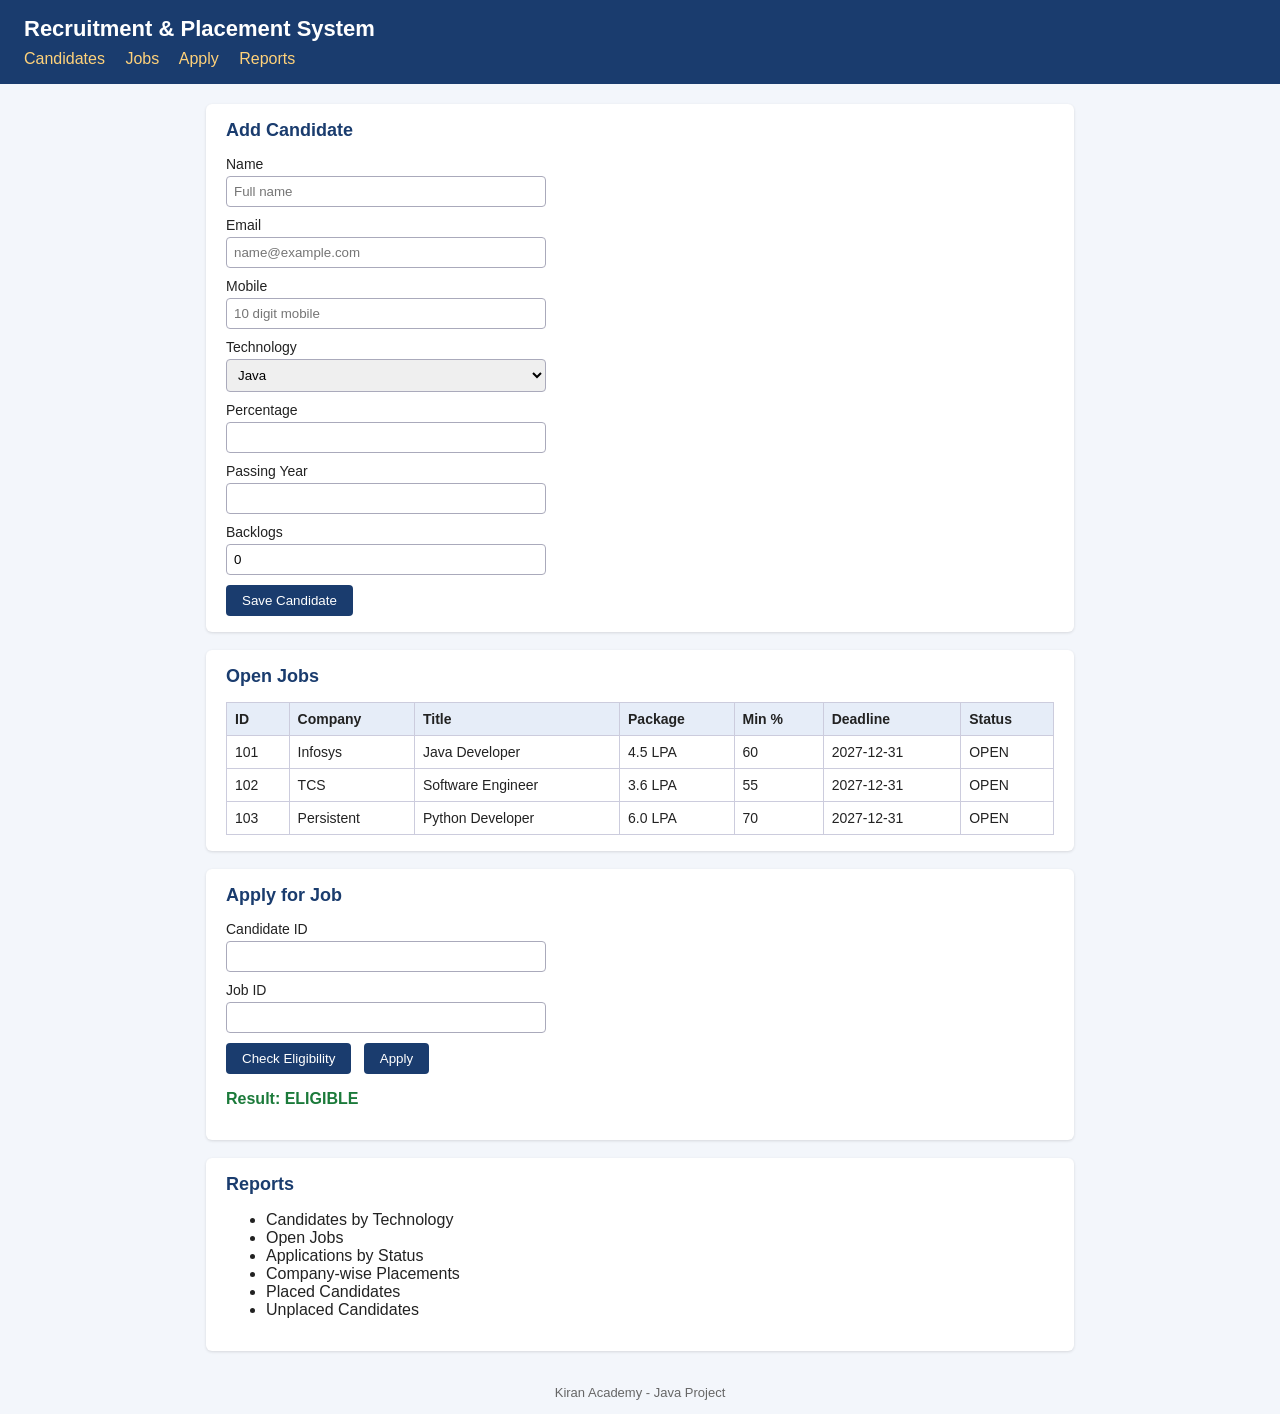
<file: Tasks/SQLtaskTKA/RecruitmentPlacementSystem/prototype/index.html>
<!DOCTYPE html>
<html lang="en">
<head>
<meta charset="UTF-8">
<meta name="viewport" content="width=device-width, initial-scale=1">
<title>Recruitment & Placement System</title>
<link rel="stylesheet" href="style.css">
</head>
<body>
<header>
    <h1>Recruitment &amp; Placement System</h1>
    <nav>
        <a href="#candidates">Candidates</a>
        <a href="#jobs">Jobs</a>
        <a href="#apply">Apply</a>
        <a href="#reports">Reports</a>
    </nav>
</header>
<main>
    <section id="candidates">
        <h2>Add Candidate</h2>
        <form>
            <label>Name <input type="text" placeholder="Full name"></label>
            <label>Email <input type="email" placeholder="name@example.com"></label>
            <label>Mobile <input type="text" maxlength="10" placeholder="10 digit mobile"></label>
            <label>Technology
                <select><option>Java</option><option>Python</option><option>Testing</option></select>
            </label>
            <label>Percentage <input type="number" min="0" max="100" step="0.01"></label>
            <label>Passing Year <input type="number" min="2000" max="2100"></label>
            <label>Backlogs <input type="number" min="0" value="0"></label>
            <button type="button">Save Candidate</button>
        </form>
    </section>
    <section id="jobs">
        <h2>Open Jobs</h2>
        <table>
            <tr><th>ID</th><th>Company</th><th>Title</th><th>Package</th><th>Min %</th><th>Deadline</th><th>Status</th></tr>
            <tr><td>101</td><td>Infosys</td><td>Java Developer</td><td>4.5 LPA</td><td>60</td><td>2027-12-31</td><td>OPEN</td></tr>
            <tr><td>102</td><td>TCS</td><td>Software Engineer</td><td>3.6 LPA</td><td>55</td><td>2027-12-31</td><td>OPEN</td></tr>
            <tr><td>103</td><td>Persistent</td><td>Python Developer</td><td>6.0 LPA</td><td>70</td><td>2027-12-31</td><td>OPEN</td></tr>
        </table>
    </section>
    <section id="apply">
        <h2>Apply for Job</h2>
        <form>
            <label>Candidate ID <input type="number"></label>
            <label>Job ID <input type="number"></label>
            <button type="button">Check Eligibility</button>
            <button type="button">Apply</button>
        </form>
        <p class="result">Result: ELIGIBLE</p>
    </section>
    <section id="reports">
        <h2>Reports</h2>
        <ul>
            <li>Candidates by Technology</li>
            <li>Open Jobs</li>
            <li>Applications by Status</li>
            <li>Company-wise Placements</li>
            <li>Placed Candidates</li>
            <li>Unplaced Candidates</li>
        </ul>
    </section>
</main>
<footer>Kiran Academy - Java Project</footer>
</body>
</html>
</file>
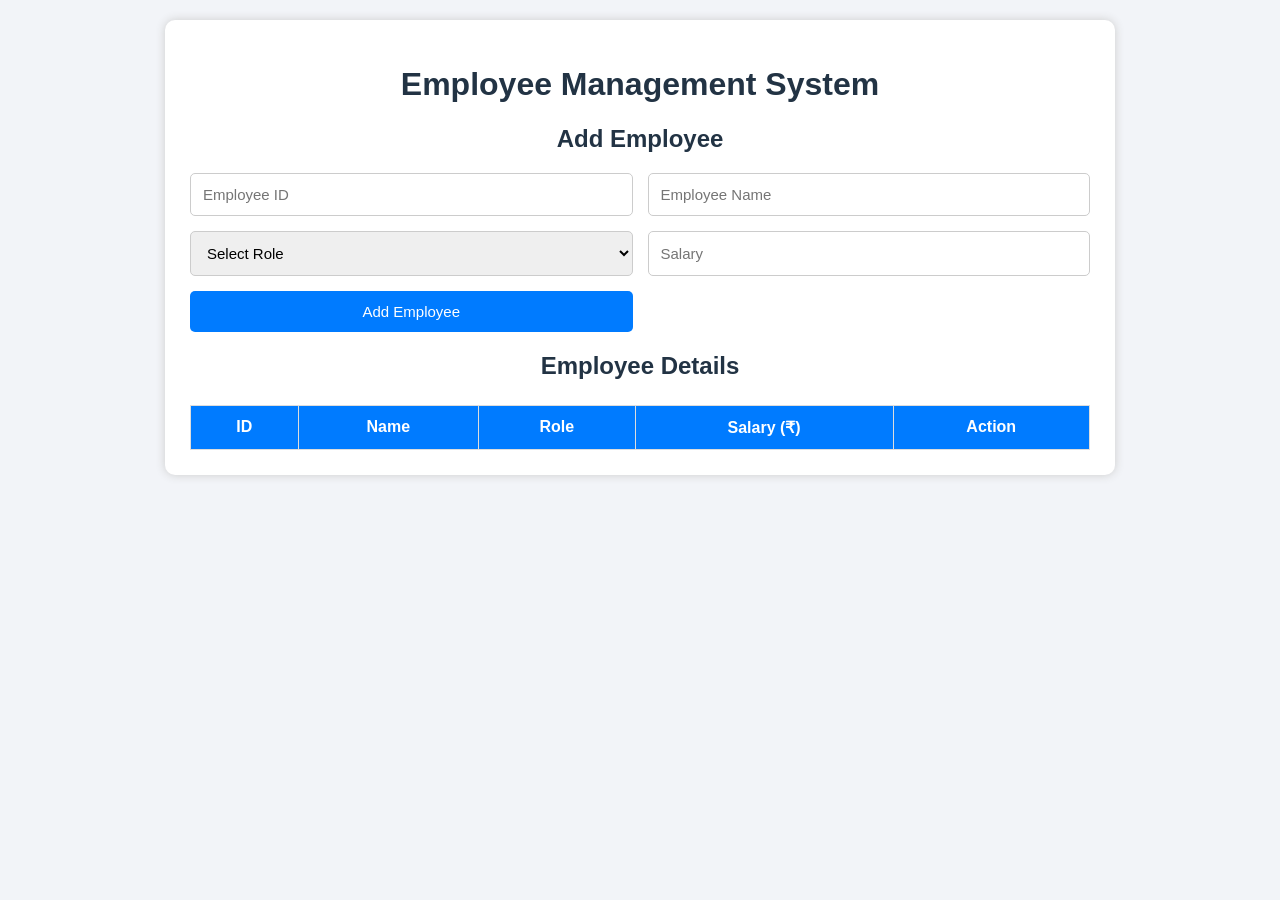
<file: Tasks/HTMLtaskTKA/EmployeeManageSys.html>
<!DOCTYPE html>
<html lang="en">
<head>
    <meta charset="UTF-8">
    <meta name="viewport" content="width=device-width, initial-scale=1.0">
    <title>Employee Management System</title>

    <style>
        body {
            font-family: Arial, sans-serif;
            background-color: #f2f4f8;
            margin: 0;
            padding: 20px;
        }

        .container {
            max-width: 900px;
            margin: auto;
            background: white;
            padding: 25px;
            border-radius: 10px;
            box-shadow: 0 0 10px #ccc;
        }

        h1, h2 {
            text-align: center;
            color: #234;
        }

        form {
            display: grid;
            grid-template-columns: 1fr 1fr;
            gap: 15px;
        }

        input, select, button {
            padding: 12px;
            font-size: 15px;
            border: 1px solid #ccc;
            border-radius: 5px;
        }

        button {
            background-color: #007bff;
            color: white;
            border: none;
            cursor: pointer;
        }

        button:hover {
            background-color: #0056b3;
        }

        .table-container {
            overflow-x: auto;
            margin-top: 25px;
        }

        table {
            width: 100%;
            border-collapse: collapse;
        }

        th, td {
            border: 1px solid #ddd;
            padding: 12px;
            text-align: center;
        }

        th {
            background-color: #007bff;
            color: white;
        }

        .delete-btn {
            background-color: #dc3545;
            padding: 8px 12px;
        }

        .delete-btn:hover {
            background-color: #a71d2a;
        }

        #message {
            text-align: center;
            color: #16803c;
            margin-top: 12px;
        }

        @media (max-width: 600px) {
            form {
                grid-template-columns: 1fr;
            }

            .container {
                padding: 15px;
            }
        }
    </style>
</head>

<body>

<div class="container">

    <h1>Employee Management System</h1>

    <h2>Add Employee</h2>

    <form id="employeeForm">

        <input type="number" id="empId"
               placeholder="Employee ID" min="1" required>

        <input type="text" id="empName"
               placeholder="Employee Name" required>

        <select id="empRole" required>
            <option value="">Select Role</option>
            <option value="Developer">Developer</option>
            <option value="Tester">Tester</option>
            <option value="Manager">Manager</option>
            <option value="HR">HR</option>
            <option value="Designer">Designer</option>
        </select>

        <input type="number" id="empSalary"
               placeholder="Salary" min="0" step="0.01" required>

        <button type="submit">Add Employee</button>

    </form>

    <p id="message" role="status"></p>

    <h2>Employee Details</h2>

    <div class="table-container">

        <table>
            <thead>
                <tr>
                    <th>ID</th>
                    <th>Name</th>
                    <th>Role</th>
                    <th>Salary (₹)</th>
                    <th>Action</th>
                </tr>
            </thead>

            <tbody id="employeeTable">
                <!-- Employee records appear here -->
            </tbody>
        </table>

    </div>

</div>

<script>
    const employeeForm = document.getElementById("employeeForm");
    const employeeTable = document.getElementById("employeeTable");
    const message = document.getElementById("message");

    const employees = new Map();

    employeeForm.addEventListener("submit", function(event) {
        event.preventDefault();

        const id = document.getElementById("empId").value.trim();
        const name = document.getElementById("empName").value.trim();
        const role = document.getElementById("empRole").value;
        const salary = document.getElementById("empSalary").value;

        if (!name || !role || salary === "" ||
            Number(id) < 1 || Number(salary) < 0) {
            message.style.color = "red";
            message.textContent = "Please enter valid employee details.";
            return;
        }

        if (employees.has(id)) {
            message.style.color = "red";
            message.textContent = "Employee ID already exists!";
            return;
        }

        const employee = {
            id: id,
            name: name,
            role: role,
            salary: Number(salary)
        };

        employees.set(id, employee);

        displayEmployees();

        employeeForm.reset();

        message.style.color = "green";
        message.textContent = "Employee added successfully!";
    });

    function displayEmployees() {
        employeeTable.replaceChildren();

        employees.forEach(function(employee) {
            const row = document.createElement("tr");

            [employee.id, employee.name, employee.role,
             employee.salary.toLocaleString("en-IN", {
                 minimumFractionDigits: 2,
                 maximumFractionDigits: 2
             })].forEach(function(value) {
                const cell = document.createElement("td");
                cell.textContent = value;
                row.appendChild(cell);
            });

            const actionCell = document.createElement("td");
            const deleteButton = document.createElement("button");

            deleteButton.textContent = "Delete";
            deleteButton.className = "delete-btn";

            deleteButton.addEventListener("click", function() {
                employees.delete(employee.id);
                displayEmployees();

                message.style.color = "green";
                message.textContent = "Employee deleted successfully!";
            });

            actionCell.appendChild(deleteButton);
            row.appendChild(actionCell);

            employeeTable.appendChild(row);
        });
    }
</script>

</body>
</html>
</file>
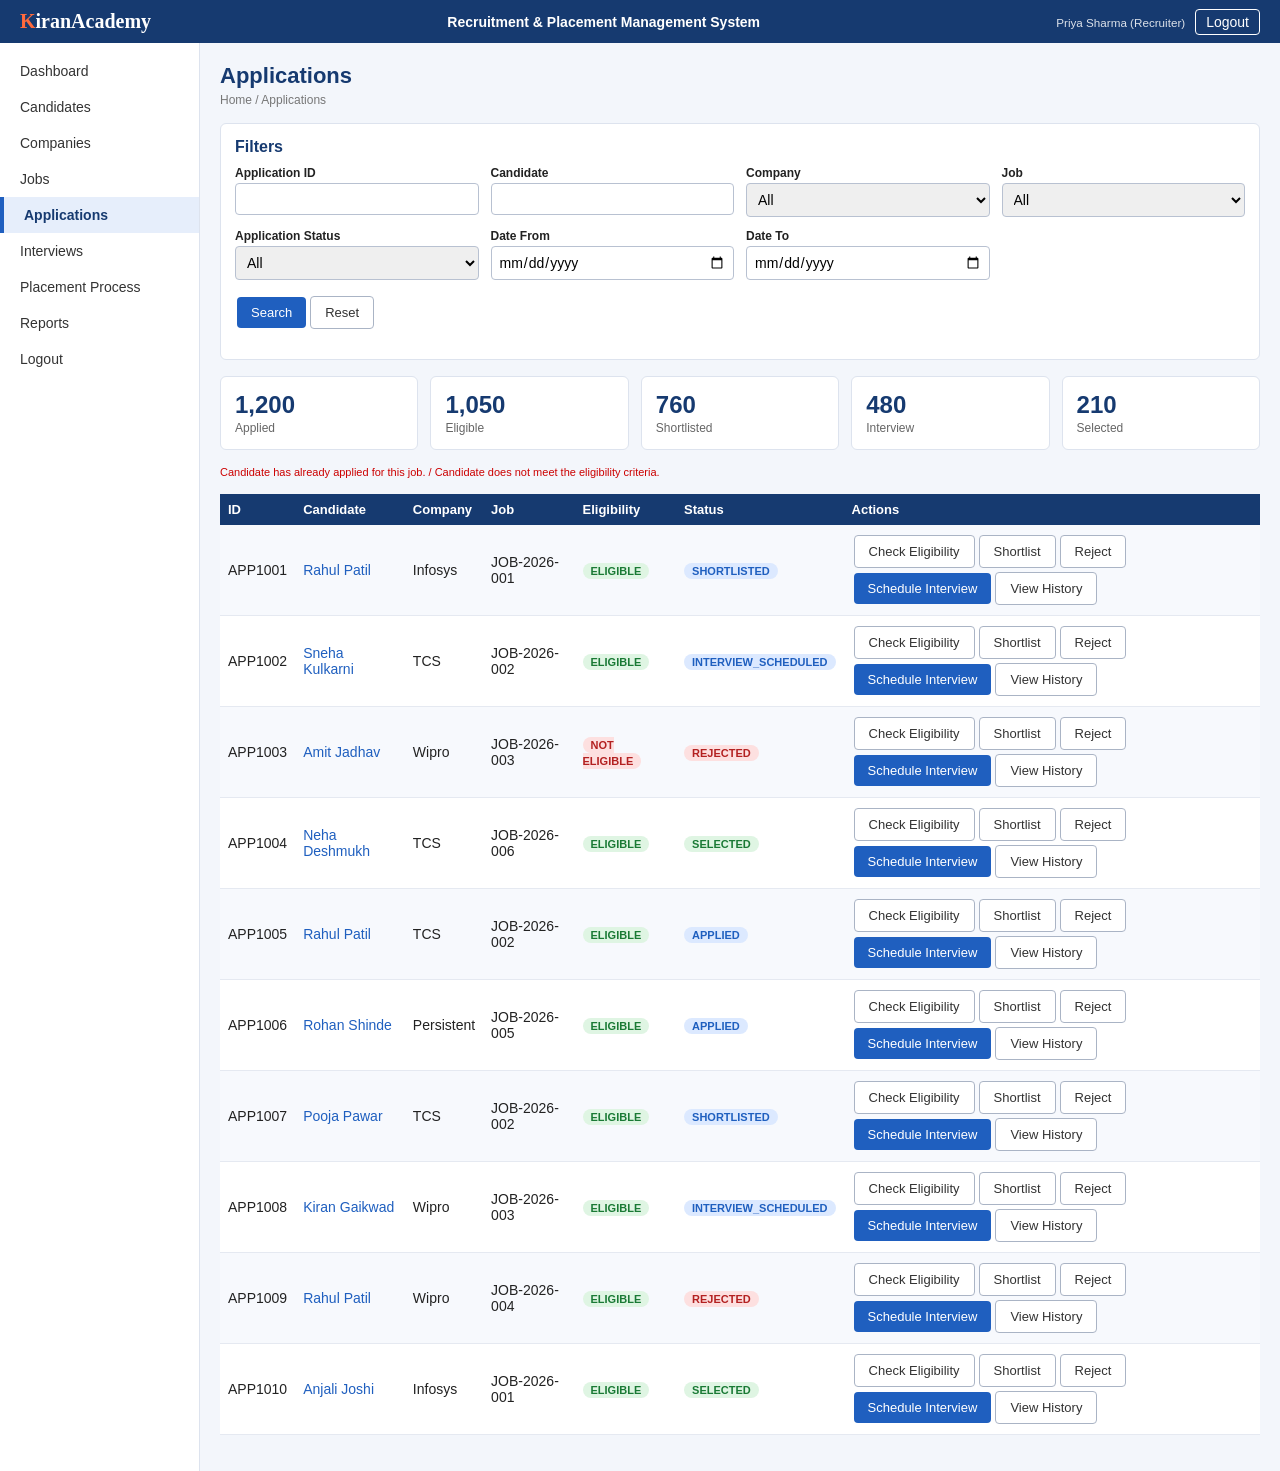
<file: Tasks/HTMLtaskTKA/recruitment-placement-ui/applications.html>
<!DOCTYPE html><html lang="en"><head><meta charset="utf-8"><meta name="viewport" content="width=device-width,initial-scale=1"><title>Applications - Recruitment &amp; Placement</title><link rel="stylesheet" href="css/style.css"></head><body><div class="hd"><span class="logo"><b>K</b>iranAcademy</span><b>Recruitment &amp; Placement Management System</b><span><small>Priya Sharma (Recruiter)</small><a href="login.html">Logout</a></span></div><div class="wrap"><div class="sb"><a href="dashboard.html">Dashboard</a><a href="candidates.html">Candidates</a><a href="companies.html">Companies</a><a href="jobs.html">Jobs</a><a href="applications.html" class=on>Applications</a><a href="interviews.html">Interviews</a><a href="placement-process.html">Placement Process</a><a href="reports.html">Reports</a><a href="login.html">Logout</a></div><div class="ct"><h1>Applications</h1><div class="bc">Home / Applications</div><div class="box"><h2>Filters</h2><div class="fg"><div><label>Application ID</label><input type="text" value=""></div><div><label>Candidate</label><input type="text" value=""></div><div><label>Company</label><select><option>All</option><option>Infosys</option><option>TCS</option><option>Wipro</option></select></div><div><label>Job</label><select><option>All</option><option>JOB-2026-001</option><option>JOB-2026-002</option></select></div><div><label>Application Status</label><select><option>All</option><option>Applied</option><option>Eligible</option><option>Shortlisted</option><option>Interview</option><option>Selected</option><option>Rejected</option></select></div><div><label>Date From</label><input type="date" value=""></div><div><label>Date To</label><input type="date" value=""></div></div><p><button class="bt" type="button">Search</button><button class="bt s" type="button">Reset</button></p></div><div class="cards"><div class="card"><b>1,200</b><span>Applied</span></div><div class="card"><b>1,050</b><span>Eligible</span></div><div class="card"><b>760</b><span>Shortlisted</span></div><div class="card"><b>480</b><span>Interview</span></div><div class="card"><b>210</b><span>Selected</span></div></div><div class="er">Candidate has already applied for this job. / Candidate does not meet the eligibility criteria.</div><br><div class="tw"><table><tr><th>ID</th><th>Candidate</th><th>Company</th><th>Job</th><th>Eligibility</th><th>Status</th><th>Actions</th></tr><tr><td>APP1001</td><td><a href="candidate-details.html">Rahul Patil</a></td><td>Infosys</td><td>JOB-2026-001</td><td><span class="bg g">ELIGIBLE</span></td><td><span class="bg b">SHORTLISTED</span></td><td><button class="bt s" type="button">Check Eligibility</button><button class="bt s" type="button">Shortlist</button><button class="bt s" type="button">Reject</button><a class="bt" href="interviews.html">Schedule Interview</a><button class="bt s" type="button">View History</button></td></tr><tr><td>APP1002</td><td><a href="candidate-details.html">Sneha Kulkarni</a></td><td>TCS</td><td>JOB-2026-002</td><td><span class="bg g">ELIGIBLE</span></td><td><span class="bg b">INTERVIEW_SCHEDULED</span></td><td><button class="bt s" type="button">Check Eligibility</button><button class="bt s" type="button">Shortlist</button><button class="bt s" type="button">Reject</button><a class="bt" href="interviews.html">Schedule Interview</a><button class="bt s" type="button">View History</button></td></tr><tr><td>APP1003</td><td><a href="candidate-details.html">Amit Jadhav</a></td><td>Wipro</td><td>JOB-2026-003</td><td><span class="bg r">NOT ELIGIBLE</span></td><td><span class="bg r">REJECTED</span></td><td><button class="bt s" type="button">Check Eligibility</button><button class="bt s" type="button">Shortlist</button><button class="bt s" type="button">Reject</button><a class="bt" href="interviews.html">Schedule Interview</a><button class="bt s" type="button">View History</button></td></tr><tr><td>APP1004</td><td><a href="candidate-details.html">Neha Deshmukh</a></td><td>TCS</td><td>JOB-2026-006</td><td><span class="bg g">ELIGIBLE</span></td><td><span class="bg g">SELECTED</span></td><td><button class="bt s" type="button">Check Eligibility</button><button class="bt s" type="button">Shortlist</button><button class="bt s" type="button">Reject</button><a class="bt" href="interviews.html">Schedule Interview</a><button class="bt s" type="button">View History</button></td></tr><tr><td>APP1005</td><td><a href="candidate-details.html">Rahul Patil</a></td><td>TCS</td><td>JOB-2026-002</td><td><span class="bg g">ELIGIBLE</span></td><td><span class="bg b">APPLIED</span></td><td><button class="bt s" type="button">Check Eligibility</button><button class="bt s" type="button">Shortlist</button><button class="bt s" type="button">Reject</button><a class="bt" href="interviews.html">Schedule Interview</a><button class="bt s" type="button">View History</button></td></tr><tr><td>APP1006</td><td><a href="candidate-details.html">Rohan Shinde</a></td><td>Persistent</td><td>JOB-2026-005</td><td><span class="bg g">ELIGIBLE</span></td><td><span class="bg b">APPLIED</span></td><td><button class="bt s" type="button">Check Eligibility</button><button class="bt s" type="button">Shortlist</button><button class="bt s" type="button">Reject</button><a class="bt" href="interviews.html">Schedule Interview</a><button class="bt s" type="button">View History</button></td></tr><tr><td>APP1007</td><td><a href="candidate-details.html">Pooja Pawar</a></td><td>TCS</td><td>JOB-2026-002</td><td><span class="bg g">ELIGIBLE</span></td><td><span class="bg b">SHORTLISTED</span></td><td><button class="bt s" type="button">Check Eligibility</button><button class="bt s" type="button">Shortlist</button><button class="bt s" type="button">Reject</button><a class="bt" href="interviews.html">Schedule Interview</a><button class="bt s" type="button">View History</button></td></tr><tr><td>APP1008</td><td><a href="candidate-details.html">Kiran Gaikwad</a></td><td>Wipro</td><td>JOB-2026-003</td><td><span class="bg g">ELIGIBLE</span></td><td><span class="bg b">INTERVIEW_SCHEDULED</span></td><td><button class="bt s" type="button">Check Eligibility</button><button class="bt s" type="button">Shortlist</button><button class="bt s" type="button">Reject</button><a class="bt" href="interviews.html">Schedule Interview</a><button class="bt s" type="button">View History</button></td></tr><tr><td>APP1009</td><td><a href="candidate-details.html">Rahul Patil</a></td><td>Wipro</td><td>JOB-2026-004</td><td><span class="bg g">ELIGIBLE</span></td><td><span class="bg r">REJECTED</span></td><td><button class="bt s" type="button">Check Eligibility</button><button class="bt s" type="button">Shortlist</button><button class="bt s" type="button">Reject</button><a class="bt" href="interviews.html">Schedule Interview</a><button class="bt s" type="button">View History</button></td></tr><tr><td>APP1010</td><td><a href="candidate-details.html">Anjali Joshi</a></td><td>Infosys</td><td>JOB-2026-001</td><td><span class="bg g">ELIGIBLE</span></td><td><span class="bg g">SELECTED</span></td><td><button class="bt s" type="button">Check Eligibility</button><button class="bt s" type="button">Shortlist</button><button class="bt s" type="button">Reject</button><a class="bt" href="interviews.html">Schedule Interview</a><button class="bt s" type="button">View History</button></td></tr></table></div></div></div></body></html>
</file>
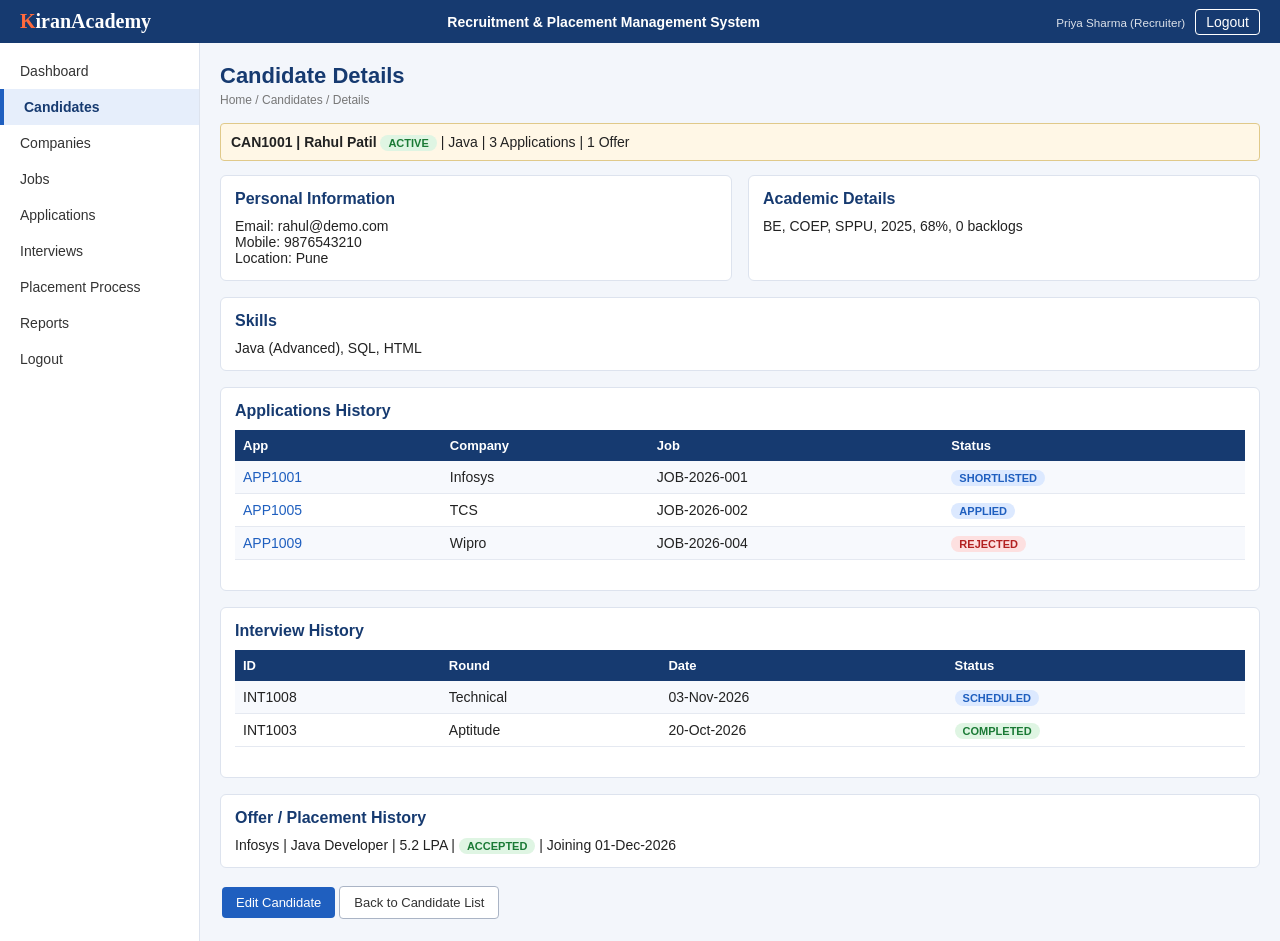
<file: Tasks/HTMLtaskTKA/recruitment-placement-ui/candidate-details.html>
<!DOCTYPE html><html lang="en"><head><meta charset="utf-8"><meta name="viewport" content="width=device-width,initial-scale=1"><title>Candidate Details - Recruitment &amp; Placement</title><link rel="stylesheet" href="css/style.css"></head><body><div class="hd"><span class="logo"><b>K</b>iranAcademy</span><b>Recruitment &amp; Placement Management System</b><span><small>Priya Sharma (Recruiter)</small><a href="login.html">Logout</a></span></div><div class="wrap"><div class="sb"><a href="dashboard.html">Dashboard</a><a href="candidates.html" class=on>Candidates</a><a href="companies.html">Companies</a><a href="jobs.html">Jobs</a><a href="applications.html">Applications</a><a href="interviews.html">Interviews</a><a href="placement-process.html">Placement Process</a><a href="reports.html">Reports</a><a href="login.html">Logout</a></div><div class="ct"><h1>Candidate Details</h1><div class="bc">Home / Candidates / Details</div><div class="ban"><b>CAN1001 | Rahul Patil</b> <span class="bg g">ACTIVE</span> | Java | 3 Applications | 1 Offer</div><div class="two"><div class="box"><h2>Personal Information</h2>Email: rahul@demo.com<br>Mobile: 9876543210<br>Location: Pune</div><div class="box"><h2>Academic Details</h2>BE, COEP, SPPU, 2025, 68%, 0 backlogs</div></div><div class="box"><h2>Skills</h2>Java (Advanced), SQL, HTML</div><div class="box"><h2>Applications History</h2><div class="tw"><table><tr><th>App</th><th>Company</th><th>Job</th><th>Status</th></tr><tr><td><a href="applications.html">APP1001</a></td><td>Infosys</td><td>JOB-2026-001</td><td><span class="bg b">SHORTLISTED</span></td></tr><tr><td><a href="applications.html">APP1005</a></td><td>TCS</td><td>JOB-2026-002</td><td><span class="bg b">APPLIED</span></td></tr><tr><td><a href="applications.html">APP1009</a></td><td>Wipro</td><td>JOB-2026-004</td><td><span class="bg r">REJECTED</span></td></tr></table></div></div><div class="box"><h2>Interview History</h2><div class="tw"><table><tr><th>ID</th><th>Round</th><th>Date</th><th>Status</th></tr><tr><td>INT1008</td><td>Technical</td><td>03-Nov-2026</td><td><span class="bg b">SCHEDULED</span></td></tr><tr><td>INT1003</td><td>Aptitude</td><td>20-Oct-2026</td><td><span class="bg g">COMPLETED</span></td></tr></table></div></div><div class="box"><h2>Offer / Placement History</h2>Infosys | Java Developer | 5.2 LPA | <span class="bg g">ACCEPTED</span> | Joining 01-Dec-2026</div><a class="bt" href="candidate-form.html">Edit Candidate</a><a class="bt s" href="candidates.html">Back to Candidate List</a></div></div></body></html>
</file>
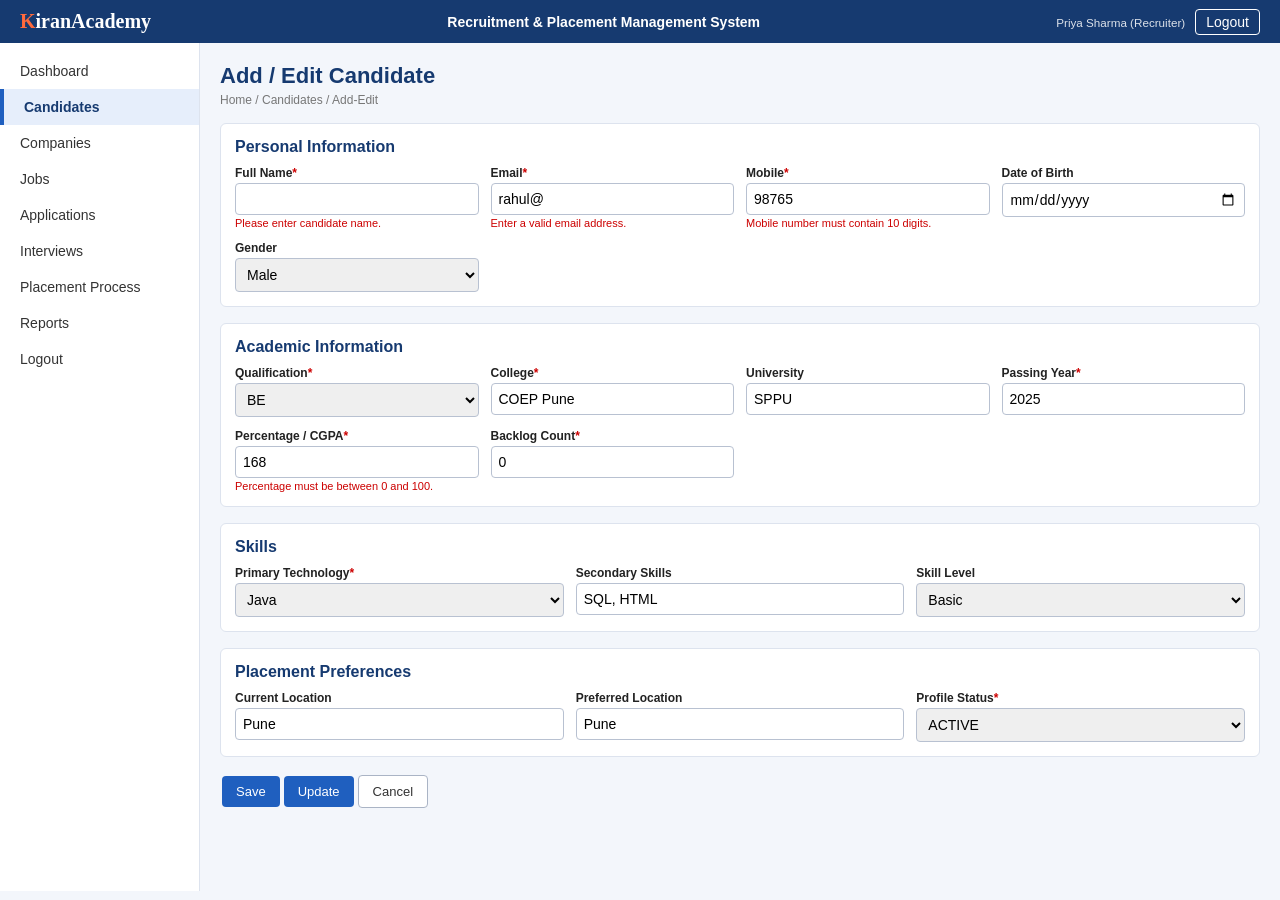
<file: Tasks/HTMLtaskTKA/recruitment-placement-ui/candidate-form.html>
<!DOCTYPE html><html lang="en"><head><meta charset="utf-8"><meta name="viewport" content="width=device-width,initial-scale=1"><title>Add / Edit Candidate - Recruitment &amp; Placement</title><link rel="stylesheet" href="css/style.css"></head><body><div class="hd"><span class="logo"><b>K</b>iranAcademy</span><b>Recruitment &amp; Placement Management System</b><span><small>Priya Sharma (Recruiter)</small><a href="login.html">Logout</a></span></div><div class="wrap"><div class="sb"><a href="dashboard.html">Dashboard</a><a href="candidates.html" class=on>Candidates</a><a href="companies.html">Companies</a><a href="jobs.html">Jobs</a><a href="applications.html">Applications</a><a href="interviews.html">Interviews</a><a href="placement-process.html">Placement Process</a><a href="reports.html">Reports</a><a href="login.html">Logout</a></div><div class="ct"><h1>Add / Edit Candidate</h1><div class="bc">Home / Candidates / Add-Edit</div><div class="box"><h2>Personal Information</h2><div class="fg"><div><label>Full Name<span class="rq">*</span></label><input type="text" value=""><div class="er">Please enter candidate name.</div></div><div><label>Email<span class="rq">*</span></label><input type="email" value="rahul@"><div class="er">Enter a valid email address.</div></div><div><label>Mobile<span class="rq">*</span></label><input type="text" value="98765"><div class="er">Mobile number must contain 10 digits.</div></div><div><label>Date of Birth</label><input type="date" value=""></div><div><label>Gender</label><select><option>Male</option><option>Female</option><option>Other</option></select></div></div></div><div class="box"><h2>Academic Information</h2><div class="fg"><div><label>Qualification<span class="rq">*</span></label><select><option>BE</option><option>BTech</option><option>MCA</option><option>BSc</option></select></div><div><label>College<span class="rq">*</span></label><input type="text" value="COEP Pune"></div><div><label>University</label><input type="text" value="SPPU"></div><div><label>Passing Year<span class="rq">*</span></label><input type="number" value="2025"></div><div><label>Percentage / CGPA<span class="rq">*</span></label><input type="number" value="168"><div class="er">Percentage must be between 0 and 100.</div></div><div><label>Backlog Count<span class="rq">*</span></label><input type="number" value="0"></div></div></div><div class="box"><h2>Skills</h2><div class="fg"><div><label>Primary Technology<span class="rq">*</span></label><select><option>Java</option><option>Python</option><option>Testing</option><option>Data Analytics</option></select></div><div><label>Secondary Skills</label><input type="text" value="SQL, HTML"></div><div><label>Skill Level</label><select><option>Basic</option><option>Intermediate</option><option>Advanced</option></select></div></div></div><div class="box"><h2>Placement Preferences</h2><div class="fg"><div><label>Current Location</label><input type="text" value="Pune"></div><div><label>Preferred Location</label><input type="text" value="Pune"></div><div><label>Profile Status<span class="rq">*</span></label><select><option>ACTIVE</option><option>INACTIVE</option><option>ON_HOLD</option></select></div></div></div><p><button class="bt" type="button">Save</button><button class="bt" type="button">Update</button><a class="bt s" href="candidates.html">Cancel</a></p></div></div></body></html>
</file>
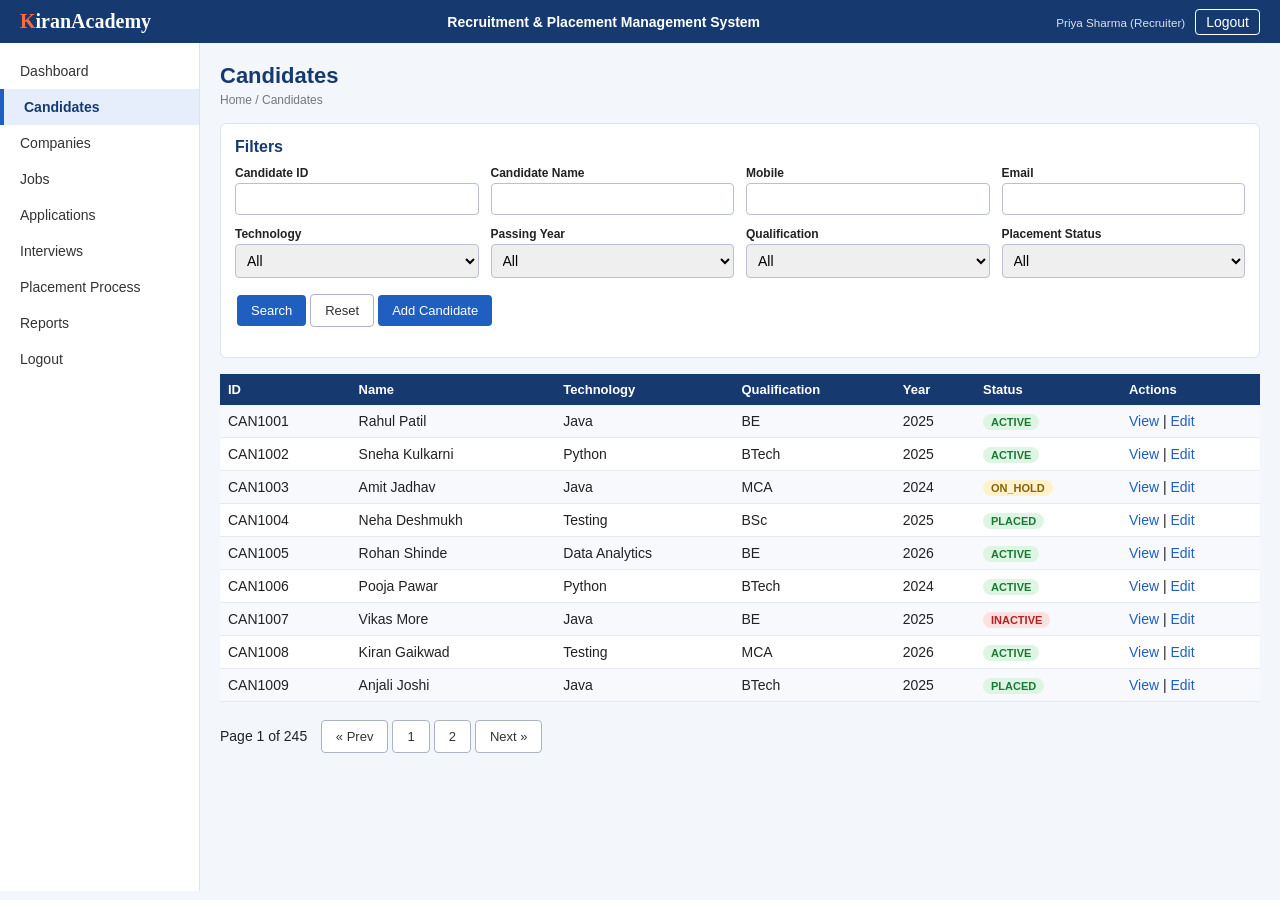
<file: Tasks/HTMLtaskTKA/recruitment-placement-ui/candidates.html>
<!DOCTYPE html><html lang="en"><head><meta charset="utf-8"><meta name="viewport" content="width=device-width,initial-scale=1"><title>Candidates - Recruitment &amp; Placement</title><link rel="stylesheet" href="css/style.css"></head><body><div class="hd"><span class="logo"><b>K</b>iranAcademy</span><b>Recruitment &amp; Placement Management System</b><span><small>Priya Sharma (Recruiter)</small><a href="login.html">Logout</a></span></div><div class="wrap"><div class="sb"><a href="dashboard.html">Dashboard</a><a href="candidates.html" class=on>Candidates</a><a href="companies.html">Companies</a><a href="jobs.html">Jobs</a><a href="applications.html">Applications</a><a href="interviews.html">Interviews</a><a href="placement-process.html">Placement Process</a><a href="reports.html">Reports</a><a href="login.html">Logout</a></div><div class="ct"><h1>Candidates</h1><div class="bc">Home / Candidates</div><div class="box"><h2>Filters</h2><div class="fg"><div><label>Candidate ID</label><input type="text" value=""></div><div><label>Candidate Name</label><input type="text" value=""></div><div><label>Mobile</label><input type="text" value=""></div><div><label>Email</label><input type="text" value=""></div><div><label>Technology</label><select><option>All</option><option>Java</option><option>Python</option><option>Testing</option><option>Data Analytics</option></select></div><div><label>Passing Year</label><select><option>All</option><option>2024</option><option>2025</option><option>2026</option></select></div><div><label>Qualification</label><select><option>All</option><option>BE</option><option>BTech</option><option>MCA</option><option>BSc</option></select></div><div><label>Placement Status</label><select><option>All</option><option>Active</option><option>Placed</option><option>On Hold</option><option>Inactive</option></select></div></div><p><button class="bt" type="button">Search</button><button class="bt s" type="button">Reset</button><a class="bt" href="candidate-form.html">Add Candidate</a></p></div><div class="tw"><table><tr><th>ID</th><th>Name</th><th>Technology</th><th>Qualification</th><th>Year</th><th>Status</th><th>Actions</th></tr><tr><td>CAN1001</td><td>Rahul Patil</td><td>Java</td><td>BE</td><td>2025</td><td><span class="bg g">ACTIVE</span></td><td><a href="candidate-details.html">View</a> | <a href="candidate-form.html">Edit</a></td></tr><tr><td>CAN1002</td><td>Sneha Kulkarni</td><td>Python</td><td>BTech</td><td>2025</td><td><span class="bg g">ACTIVE</span></td><td><a href="candidate-details.html">View</a> | <a href="candidate-form.html">Edit</a></td></tr><tr><td>CAN1003</td><td>Amit Jadhav</td><td>Java</td><td>MCA</td><td>2024</td><td><span class="bg y">ON_HOLD</span></td><td><a href="candidate-details.html">View</a> | <a href="candidate-form.html">Edit</a></td></tr><tr><td>CAN1004</td><td>Neha Deshmukh</td><td>Testing</td><td>BSc</td><td>2025</td><td><span class="bg g">PLACED</span></td><td><a href="candidate-details.html">View</a> | <a href="candidate-form.html">Edit</a></td></tr><tr><td>CAN1005</td><td>Rohan Shinde</td><td>Data Analytics</td><td>BE</td><td>2026</td><td><span class="bg g">ACTIVE</span></td><td><a href="candidate-details.html">View</a> | <a href="candidate-form.html">Edit</a></td></tr><tr><td>CAN1006</td><td>Pooja Pawar</td><td>Python</td><td>BTech</td><td>2024</td><td><span class="bg g">ACTIVE</span></td><td><a href="candidate-details.html">View</a> | <a href="candidate-form.html">Edit</a></td></tr><tr><td>CAN1007</td><td>Vikas More</td><td>Java</td><td>BE</td><td>2025</td><td><span class="bg r">INACTIVE</span></td><td><a href="candidate-details.html">View</a> | <a href="candidate-form.html">Edit</a></td></tr><tr><td>CAN1008</td><td>Kiran Gaikwad</td><td>Testing</td><td>MCA</td><td>2026</td><td><span class="bg g">ACTIVE</span></td><td><a href="candidate-details.html">View</a> | <a href="candidate-form.html">Edit</a></td></tr><tr><td>CAN1009</td><td>Anjali Joshi</td><td>Java</td><td>BTech</td><td>2025</td><td><span class="bg g">PLACED</span></td><td><a href="candidate-details.html">View</a> | <a href="candidate-form.html">Edit</a></td></tr></table></div><div>Page 1 of 245 &nbsp; <a class="bt s" href="#">&laquo; Prev</a><a class="bt s" href="#">1</a><a class="bt s" href="#">2</a><a class="bt s" href="#">Next &raquo;</a></div></div></div></body></html>
</file>
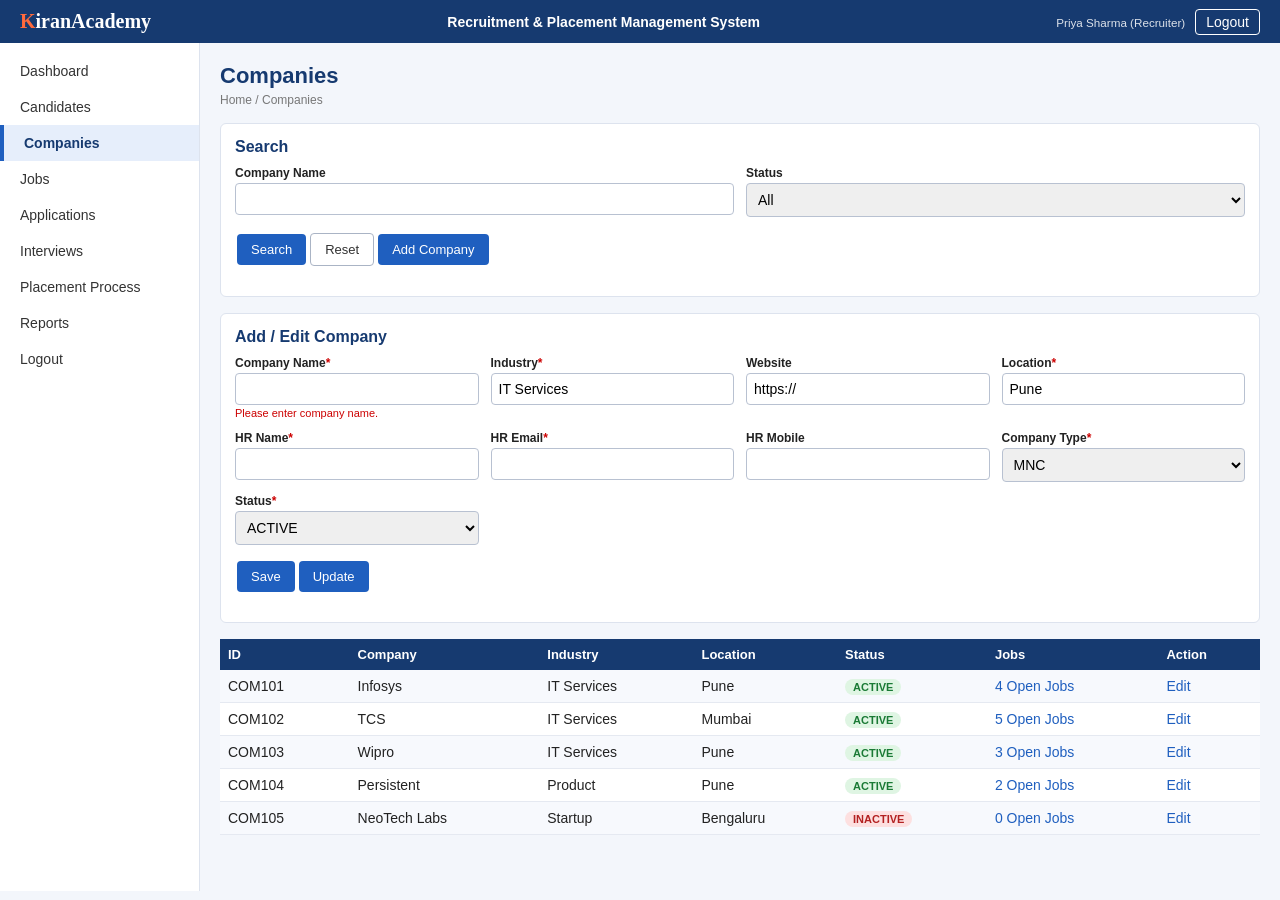
<file: Tasks/HTMLtaskTKA/recruitment-placement-ui/companies.html>
<!DOCTYPE html><html lang="en"><head><meta charset="utf-8"><meta name="viewport" content="width=device-width,initial-scale=1"><title>Companies - Recruitment &amp; Placement</title><link rel="stylesheet" href="css/style.css"></head><body><div class="hd"><span class="logo"><b>K</b>iranAcademy</span><b>Recruitment &amp; Placement Management System</b><span><small>Priya Sharma (Recruiter)</small><a href="login.html">Logout</a></span></div><div class="wrap"><div class="sb"><a href="dashboard.html">Dashboard</a><a href="candidates.html">Candidates</a><a href="companies.html" class=on>Companies</a><a href="jobs.html">Jobs</a><a href="applications.html">Applications</a><a href="interviews.html">Interviews</a><a href="placement-process.html">Placement Process</a><a href="reports.html">Reports</a><a href="login.html">Logout</a></div><div class="ct"><h1>Companies</h1><div class="bc">Home / Companies</div><div class="box"><h2>Search</h2><div class="fg"><div><label>Company Name</label><input type="text" value=""></div><div><label>Status</label><select><option>All</option><option>ACTIVE</option><option>INACTIVE</option></select></div></div><p><button class="bt" type="button">Search</button><button class="bt s" type="button">Reset</button><button class="bt" type="button">Add Company</button></p></div><div class="box"><h2>Add / Edit Company</h2><div class="fg"><div><label>Company Name<span class="rq">*</span></label><input type="text" value=""><div class="er">Please enter company name.</div></div><div><label>Industry<span class="rq">*</span></label><input type="text" value="IT Services"></div><div><label>Website</label><input type="url" value="https://"></div><div><label>Location<span class="rq">*</span></label><input type="text" value="Pune"></div><div><label>HR Name<span class="rq">*</span></label><input type="text" value=""></div><div><label>HR Email<span class="rq">*</span></label><input type="email" value=""></div><div><label>HR Mobile</label><input type="text" value=""></div><div><label>Company Type<span class="rq">*</span></label><select><option>MNC</option><option>Startup</option><option>Mid-size</option><option>Consultancy</option></select></div><div><label>Status<span class="rq">*</span></label><select><option>ACTIVE</option><option>INACTIVE</option></select></div></div><p><button class="bt" type="button">Save</button><button class="bt" type="button">Update</button></p></div><div class="tw"><table><tr><th>ID</th><th>Company</th><th>Industry</th><th>Location</th><th>Status</th><th>Jobs</th><th>Action</th></tr><tr><td>COM101</td><td>Infosys</td><td>IT Services</td><td>Pune</td><td><span class="bg g">ACTIVE</span></td><td><a href="jobs.html">4 Open Jobs</a></td><td><a href="#">Edit</a></td></tr><tr><td>COM102</td><td>TCS</td><td>IT Services</td><td>Mumbai</td><td><span class="bg g">ACTIVE</span></td><td><a href="jobs.html">5 Open Jobs</a></td><td><a href="#">Edit</a></td></tr><tr><td>COM103</td><td>Wipro</td><td>IT Services</td><td>Pune</td><td><span class="bg g">ACTIVE</span></td><td><a href="jobs.html">3 Open Jobs</a></td><td><a href="#">Edit</a></td></tr><tr><td>COM104</td><td>Persistent</td><td>Product</td><td>Pune</td><td><span class="bg g">ACTIVE</span></td><td><a href="jobs.html">2 Open Jobs</a></td><td><a href="#">Edit</a></td></tr><tr><td>COM105</td><td>NeoTech Labs</td><td>Startup</td><td>Bengaluru</td><td><span class="bg r">INACTIVE</span></td><td><a href="jobs.html">0 Open Jobs</a></td><td><a href="#">Edit</a></td></tr></table></div></div></div></body></html>
</file>
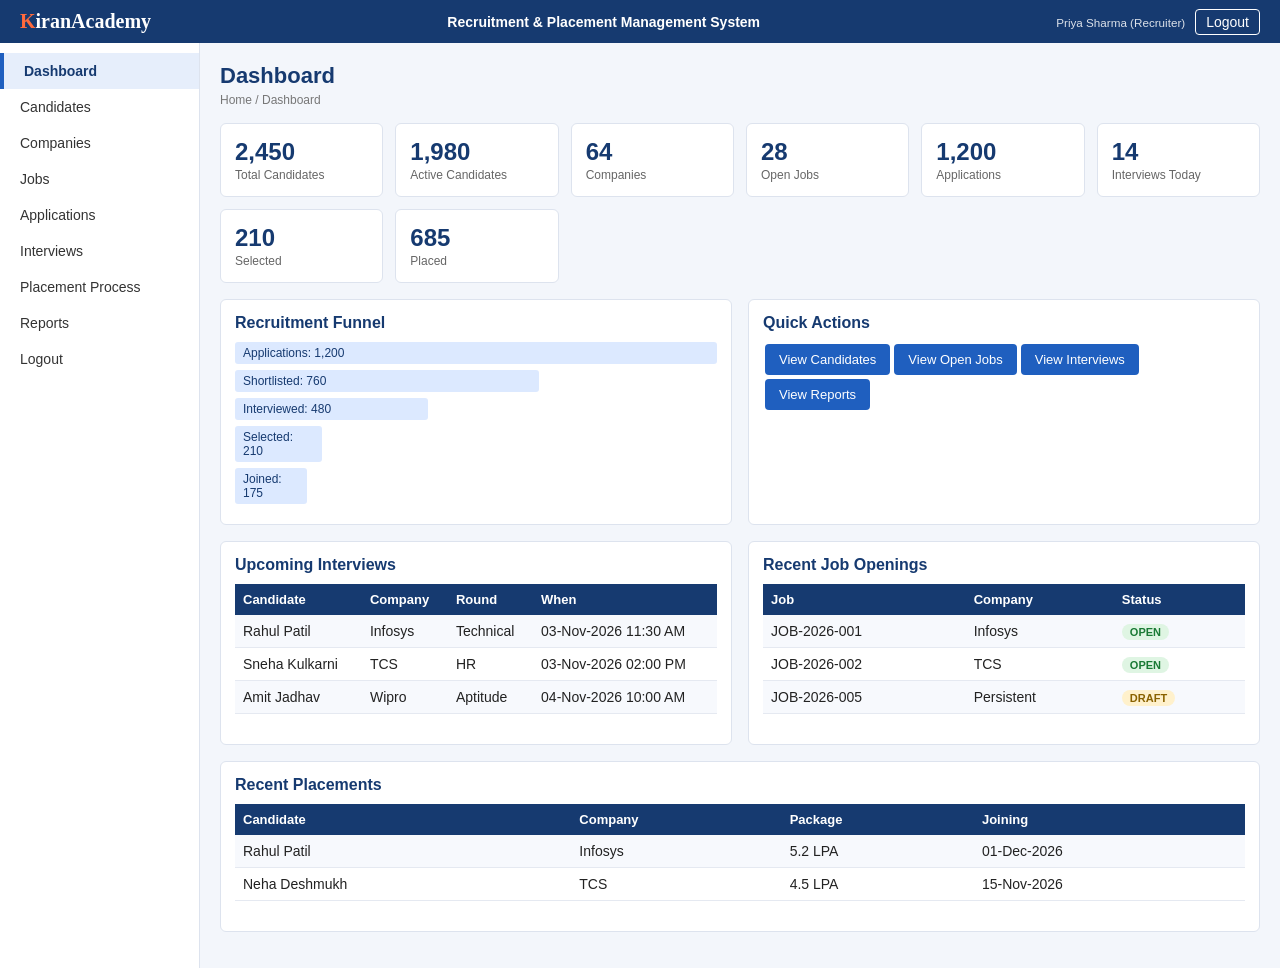
<file: Tasks/HTMLtaskTKA/recruitment-placement-ui/dashboard.html>
<!DOCTYPE html><html lang="en"><head><meta charset="utf-8"><meta name="viewport" content="width=device-width,initial-scale=1"><title>Dashboard - Recruitment &amp; Placement</title><link rel="stylesheet" href="css/style.css"></head><body><div class="hd"><span class="logo"><b>K</b>iranAcademy</span><b>Recruitment &amp; Placement Management System</b><span><small>Priya Sharma (Recruiter)</small><a href="login.html">Logout</a></span></div><div class="wrap"><div class="sb"><a href="dashboard.html" class=on>Dashboard</a><a href="candidates.html">Candidates</a><a href="companies.html">Companies</a><a href="jobs.html">Jobs</a><a href="applications.html">Applications</a><a href="interviews.html">Interviews</a><a href="placement-process.html">Placement Process</a><a href="reports.html">Reports</a><a href="login.html">Logout</a></div><div class="ct"><h1>Dashboard</h1><div class="bc">Home / Dashboard</div><div class="cards"><div class="card"><b>2,450</b><span>Total Candidates</span></div><div class="card"><b>1,980</b><span>Active Candidates</span></div><div class="card"><b>64</b><span>Companies</span></div><div class="card"><b>28</b><span>Open Jobs</span></div><div class="card"><b>1,200</b><span>Applications</span></div><div class="card"><b>14</b><span>Interviews Today</span></div><div class="card"><b>210</b><span>Selected</span></div><div class="card"><b>685</b><span>Placed</span></div></div><div class="two"><div class="box"><h2>Recruitment Funnel</h2><div class="bar" style="width:100%">Applications: 1,200</div><div class="bar" style="width:63%">Shortlisted: 760</div><div class="bar" style="width:40%">Interviewed: 480</div><div class="bar" style="width:18%">Selected: 210</div><div class="bar" style="width:15%">Joined: 175</div></div><div class="box"><h2>Quick Actions</h2><a class="bt" href="candidates.html">View Candidates</a><a class="bt" href="jobs.html">View Open Jobs</a><a class="bt" href="interviews.html">View Interviews</a><a class="bt" href="reports.html">View Reports</a></div></div><div class="two"><div class="box"><h2>Upcoming Interviews</h2><div class="tw"><table><tr><th>Candidate</th><th>Company</th><th>Round</th><th>When</th></tr><tr><td>Rahul Patil</td><td>Infosys</td><td>Technical</td><td>03-Nov-2026 11:30 AM</td></tr><tr><td>Sneha Kulkarni</td><td>TCS</td><td>HR</td><td>03-Nov-2026 02:00 PM</td></tr><tr><td>Amit Jadhav</td><td>Wipro</td><td>Aptitude</td><td>04-Nov-2026 10:00 AM</td></tr></table></div></div><div class="box"><h2>Recent Job Openings</h2><div class="tw"><table><tr><th>Job</th><th>Company</th><th>Status</th></tr><tr><td>JOB-2026-001</td><td>Infosys</td><td><span class="bg g">OPEN</span></td></tr><tr><td>JOB-2026-002</td><td>TCS</td><td><span class="bg g">OPEN</span></td></tr><tr><td>JOB-2026-005</td><td>Persistent</td><td><span class="bg y">DRAFT</span></td></tr></table></div></div></div><div class="box"><h2>Recent Placements</h2><div class="tw"><table><tr><th>Candidate</th><th>Company</th><th>Package</th><th>Joining</th></tr><tr><td>Rahul Patil</td><td>Infosys</td><td>5.2 LPA</td><td>01-Dec-2026</td></tr><tr><td>Neha Deshmukh</td><td>TCS</td><td>4.5 LPA</td><td>15-Nov-2026</td></tr></table></div></div></div></div></body></html>
</file>
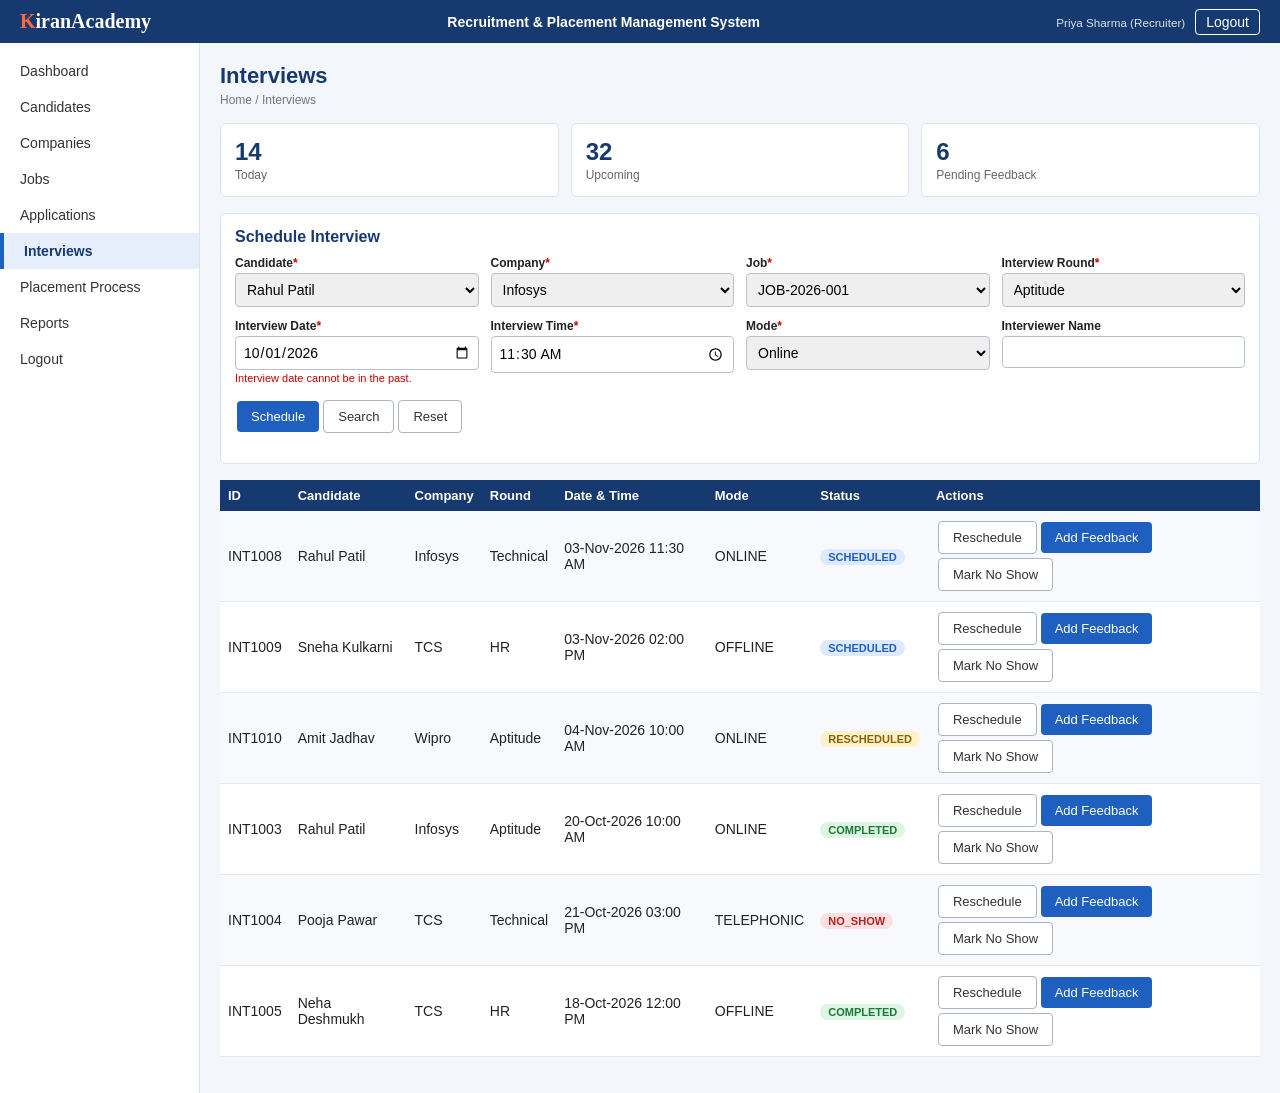
<file: Tasks/HTMLtaskTKA/recruitment-placement-ui/interviews.html>
<!DOCTYPE html><html lang="en"><head><meta charset="utf-8"><meta name="viewport" content="width=device-width,initial-scale=1"><title>Interviews - Recruitment &amp; Placement</title><link rel="stylesheet" href="css/style.css"></head><body><div class="hd"><span class="logo"><b>K</b>iranAcademy</span><b>Recruitment &amp; Placement Management System</b><span><small>Priya Sharma (Recruiter)</small><a href="login.html">Logout</a></span></div><div class="wrap"><div class="sb"><a href="dashboard.html">Dashboard</a><a href="candidates.html">Candidates</a><a href="companies.html">Companies</a><a href="jobs.html">Jobs</a><a href="applications.html">Applications</a><a href="interviews.html" class=on>Interviews</a><a href="placement-process.html">Placement Process</a><a href="reports.html">Reports</a><a href="login.html">Logout</a></div><div class="ct"><h1>Interviews</h1><div class="bc">Home / Interviews</div><div class="cards"><div class="card"><b>14</b><span>Today</span></div><div class="card"><b>32</b><span>Upcoming</span></div><div class="card"><b>6</b><span>Pending Feedback</span></div></div><div class="box"><h2>Schedule Interview</h2><div class="fg"><div><label>Candidate<span class="rq">*</span></label><select><option>Rahul Patil</option><option>Sneha Kulkarni</option></select></div><div><label>Company<span class="rq">*</span></label><select><option>Infosys</option><option>TCS</option></select></div><div><label>Job<span class="rq">*</span></label><select><option>JOB-2026-001</option><option>JOB-2026-002</option></select></div><div><label>Interview Round<span class="rq">*</span></label><select><option>Aptitude</option><option>Technical</option><option>Managerial</option><option>HR</option></select></div><div><label>Interview Date<span class="rq">*</span></label><input type="date" value="2026-10-01"><div class="er">Interview date cannot be in the past.</div></div><div><label>Interview Time<span class="rq">*</span></label><input type="time" value="11:30"></div><div><label>Mode<span class="rq">*</span></label><select><option>Online</option><option>Offline</option><option>Telephonic</option></select></div><div><label>Interviewer Name</label><input type="text" value=""></div></div><p><button class="bt" type="button">Schedule</button><button class="bt s" type="button">Search</button><button class="bt s" type="button">Reset</button></p></div><div class="tw"><table><tr><th>ID</th><th>Candidate</th><th>Company</th><th>Round</th><th>Date & Time</th><th>Mode</th><th>Status</th><th>Actions</th></tr><tr><td>INT1008</td><td>Rahul Patil</td><td>Infosys</td><td>Technical</td><td>03-Nov-2026 11:30 AM</td><td>ONLINE</td><td><span class="bg b">SCHEDULED</span></td><td><button class="bt s" type="button">Reschedule</button><a class="bt" href="placement-process.html">Add Feedback</a><button class="bt s" type="button">Mark No Show</button></td></tr><tr><td>INT1009</td><td>Sneha Kulkarni</td><td>TCS</td><td>HR</td><td>03-Nov-2026 02:00 PM</td><td>OFFLINE</td><td><span class="bg b">SCHEDULED</span></td><td><button class="bt s" type="button">Reschedule</button><a class="bt" href="placement-process.html">Add Feedback</a><button class="bt s" type="button">Mark No Show</button></td></tr><tr><td>INT1010</td><td>Amit Jadhav</td><td>Wipro</td><td>Aptitude</td><td>04-Nov-2026 10:00 AM</td><td>ONLINE</td><td><span class="bg y">RESCHEDULED</span></td><td><button class="bt s" type="button">Reschedule</button><a class="bt" href="placement-process.html">Add Feedback</a><button class="bt s" type="button">Mark No Show</button></td></tr><tr><td>INT1003</td><td>Rahul Patil</td><td>Infosys</td><td>Aptitude</td><td>20-Oct-2026 10:00 AM</td><td>ONLINE</td><td><span class="bg g">COMPLETED</span></td><td><button class="bt s" type="button">Reschedule</button><a class="bt" href="placement-process.html">Add Feedback</a><button class="bt s" type="button">Mark No Show</button></td></tr><tr><td>INT1004</td><td>Pooja Pawar</td><td>TCS</td><td>Technical</td><td>21-Oct-2026 03:00 PM</td><td>TELEPHONIC</td><td><span class="bg r">NO_SHOW</span></td><td><button class="bt s" type="button">Reschedule</button><a class="bt" href="placement-process.html">Add Feedback</a><button class="bt s" type="button">Mark No Show</button></td></tr><tr><td>INT1005</td><td>Neha Deshmukh</td><td>TCS</td><td>HR</td><td>18-Oct-2026 12:00 PM</td><td>OFFLINE</td><td><span class="bg g">COMPLETED</span></td><td><button class="bt s" type="button">Reschedule</button><a class="bt" href="placement-process.html">Add Feedback</a><button class="bt s" type="button">Mark No Show</button></td></tr></table></div></div></div></body></html>
</file>
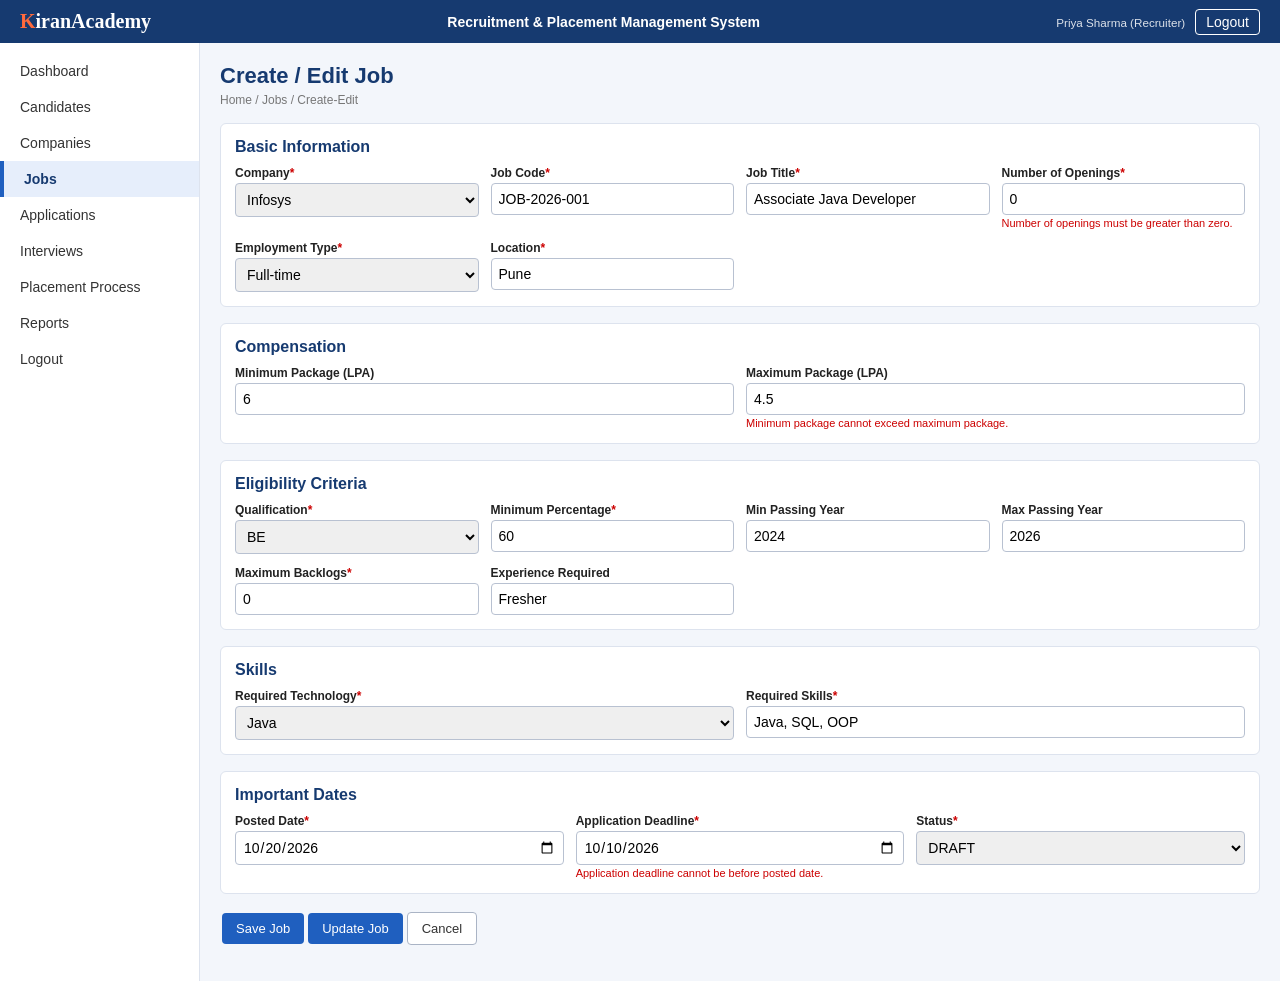
<file: Tasks/HTMLtaskTKA/recruitment-placement-ui/job-form.html>
<!DOCTYPE html><html lang="en"><head><meta charset="utf-8"><meta name="viewport" content="width=device-width,initial-scale=1"><title>Create / Edit Job - Recruitment &amp; Placement</title><link rel="stylesheet" href="css/style.css"></head><body><div class="hd"><span class="logo"><b>K</b>iranAcademy</span><b>Recruitment &amp; Placement Management System</b><span><small>Priya Sharma (Recruiter)</small><a href="login.html">Logout</a></span></div><div class="wrap"><div class="sb"><a href="dashboard.html">Dashboard</a><a href="candidates.html">Candidates</a><a href="companies.html">Companies</a><a href="jobs.html" class=on>Jobs</a><a href="applications.html">Applications</a><a href="interviews.html">Interviews</a><a href="placement-process.html">Placement Process</a><a href="reports.html">Reports</a><a href="login.html">Logout</a></div><div class="ct"><h1>Create / Edit Job</h1><div class="bc">Home / Jobs / Create-Edit</div><div class="box"><h2>Basic Information</h2><div class="fg"><div><label>Company<span class="rq">*</span></label><select><option>Infosys</option><option>TCS</option><option>Wipro</option></select></div><div><label>Job Code<span class="rq">*</span></label><input type="text" value="JOB-2026-001"></div><div><label>Job Title<span class="rq">*</span></label><input type="text" value="Associate Java Developer"></div><div><label>Number of Openings<span class="rq">*</span></label><input type="number" value="0"><div class="er">Number of openings must be greater than zero.</div></div><div><label>Employment Type<span class="rq">*</span></label><select><option>Full-time</option><option>Internship</option><option>Contract</option></select></div><div><label>Location<span class="rq">*</span></label><input type="text" value="Pune"></div></div></div><div class="box"><h2>Compensation</h2><div class="fg"><div><label>Minimum Package (LPA)</label><input type="number" value="6"></div><div><label>Maximum Package (LPA)</label><input type="number" value="4.5"><div class="er">Minimum package cannot exceed maximum package.</div></div></div></div><div class="box"><h2>Eligibility Criteria</h2><div class="fg"><div><label>Qualification<span class="rq">*</span></label><select><option>BE</option><option>BTech</option><option>MCA</option></select></div><div><label>Minimum Percentage<span class="rq">*</span></label><input type="number" value="60"></div><div><label>Min Passing Year</label><input type="number" value="2024"></div><div><label>Max Passing Year</label><input type="number" value="2026"></div><div><label>Maximum Backlogs<span class="rq">*</span></label><input type="number" value="0"></div><div><label>Experience Required</label><input type="text" value="Fresher"></div></div></div><div class="box"><h2>Skills</h2><div class="fg"><div><label>Required Technology<span class="rq">*</span></label><select><option>Java</option><option>Python</option><option>Testing</option></select></div><div><label>Required Skills<span class="rq">*</span></label><input type="text" value="Java, SQL, OOP"></div></div></div><div class="box"><h2>Important Dates</h2><div class="fg"><div><label>Posted Date<span class="rq">*</span></label><input type="date" value="2026-10-20"></div><div><label>Application Deadline<span class="rq">*</span></label><input type="date" value="2026-10-10"><div class="er">Application deadline cannot be before posted date.</div></div><div><label>Status<span class="rq">*</span></label><select><option>DRAFT</option><option>OPEN</option><option>CLOSED</option></select></div></div></div><p><button class="bt" type="button">Save Job</button><button class="bt" type="button">Update Job</button><a class="bt s" href="jobs.html">Cancel</a></p></div></div></body></html>
</file>
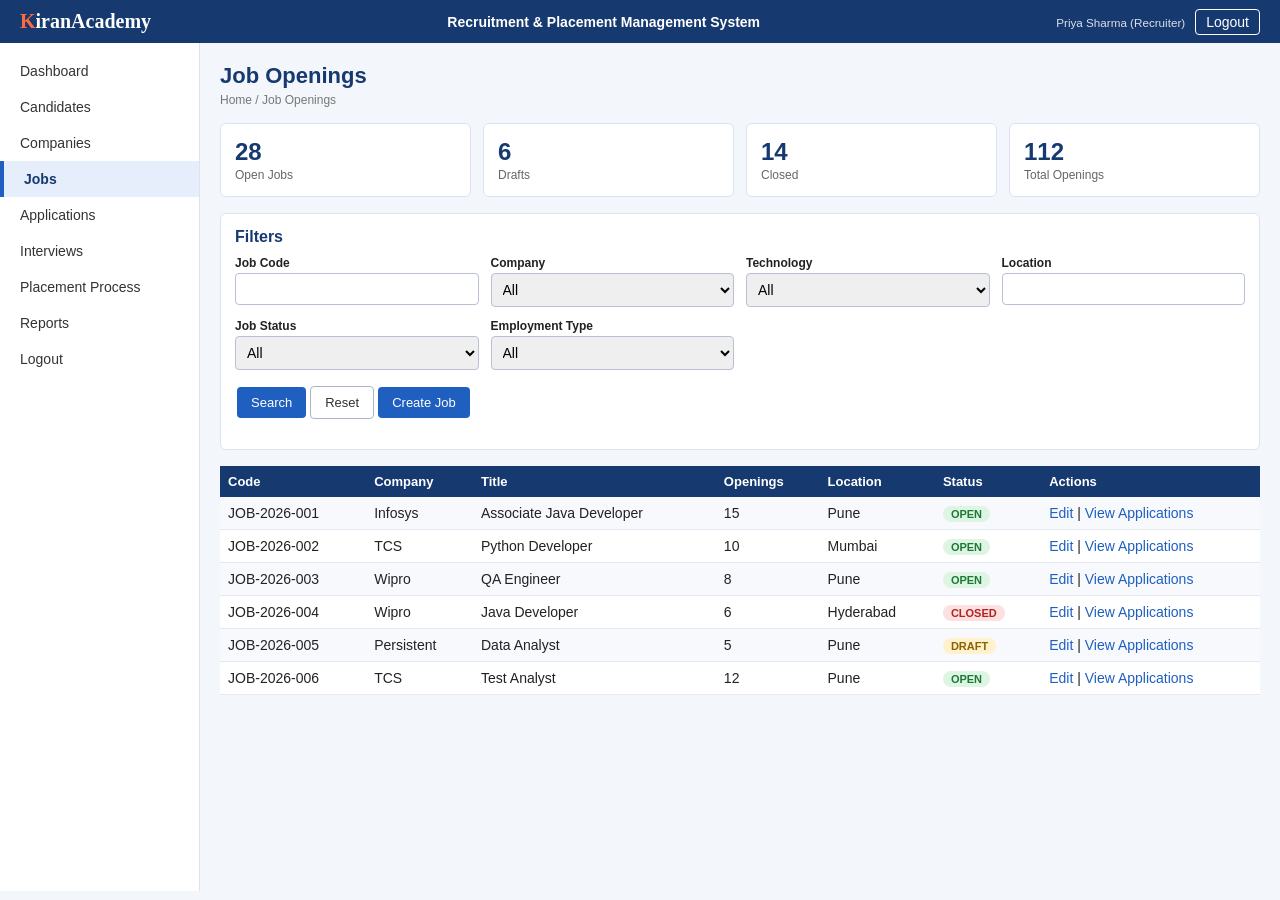
<file: Tasks/HTMLtaskTKA/recruitment-placement-ui/jobs.html>
<!DOCTYPE html><html lang="en"><head><meta charset="utf-8"><meta name="viewport" content="width=device-width,initial-scale=1"><title>Job Openings - Recruitment &amp; Placement</title><link rel="stylesheet" href="css/style.css"></head><body><div class="hd"><span class="logo"><b>K</b>iranAcademy</span><b>Recruitment &amp; Placement Management System</b><span><small>Priya Sharma (Recruiter)</small><a href="login.html">Logout</a></span></div><div class="wrap"><div class="sb"><a href="dashboard.html">Dashboard</a><a href="candidates.html">Candidates</a><a href="companies.html">Companies</a><a href="jobs.html" class=on>Jobs</a><a href="applications.html">Applications</a><a href="interviews.html">Interviews</a><a href="placement-process.html">Placement Process</a><a href="reports.html">Reports</a><a href="login.html">Logout</a></div><div class="ct"><h1>Job Openings</h1><div class="bc">Home / Job Openings</div><div class="cards"><div class="card"><b>28</b><span>Open Jobs</span></div><div class="card"><b>6</b><span>Drafts</span></div><div class="card"><b>14</b><span>Closed</span></div><div class="card"><b>112</b><span>Total Openings</span></div></div><div class="box"><h2>Filters</h2><div class="fg"><div><label>Job Code</label><input type="text" value=""></div><div><label>Company</label><select><option>All</option><option>Infosys</option><option>TCS</option><option>Wipro</option></select></div><div><label>Technology</label><select><option>All</option><option>Java</option><option>Python</option><option>Testing</option></select></div><div><label>Location</label><input type="text" value=""></div><div><label>Job Status</label><select><option>All</option><option>DRAFT</option><option>OPEN</option><option>CLOSED</option></select></div><div><label>Employment Type</label><select><option>All</option><option>Full-time</option><option>Internship</option><option>Contract</option></select></div></div><p><button class="bt" type="button">Search</button><button class="bt s" type="button">Reset</button><a class="bt" href="job-form.html">Create Job</a></p></div><div class="tw"><table><tr><th>Code</th><th>Company</th><th>Title</th><th>Openings</th><th>Location</th><th>Status</th><th>Actions</th></tr><tr><td>JOB-2026-001</td><td>Infosys</td><td>Associate Java Developer</td><td>15</td><td>Pune</td><td><span class="bg g">OPEN</span></td><td><a href="job-form.html">Edit</a> | <a href="applications.html">View Applications</a></td></tr><tr><td>JOB-2026-002</td><td>TCS</td><td>Python Developer</td><td>10</td><td>Mumbai</td><td><span class="bg g">OPEN</span></td><td><a href="job-form.html">Edit</a> | <a href="applications.html">View Applications</a></td></tr><tr><td>JOB-2026-003</td><td>Wipro</td><td>QA Engineer</td><td>8</td><td>Pune</td><td><span class="bg g">OPEN</span></td><td><a href="job-form.html">Edit</a> | <a href="applications.html">View Applications</a></td></tr><tr><td>JOB-2026-004</td><td>Wipro</td><td>Java Developer</td><td>6</td><td>Hyderabad</td><td><span class="bg r">CLOSED</span></td><td><a href="job-form.html">Edit</a> | <a href="applications.html">View Applications</a></td></tr><tr><td>JOB-2026-005</td><td>Persistent</td><td>Data Analyst</td><td>5</td><td>Pune</td><td><span class="bg y">DRAFT</span></td><td><a href="job-form.html">Edit</a> | <a href="applications.html">View Applications</a></td></tr><tr><td>JOB-2026-006</td><td>TCS</td><td>Test Analyst</td><td>12</td><td>Pune</td><td><span class="bg g">OPEN</span></td><td><a href="job-form.html">Edit</a> | <a href="applications.html">View Applications</a></td></tr></table></div></div></div></body></html>
</file>
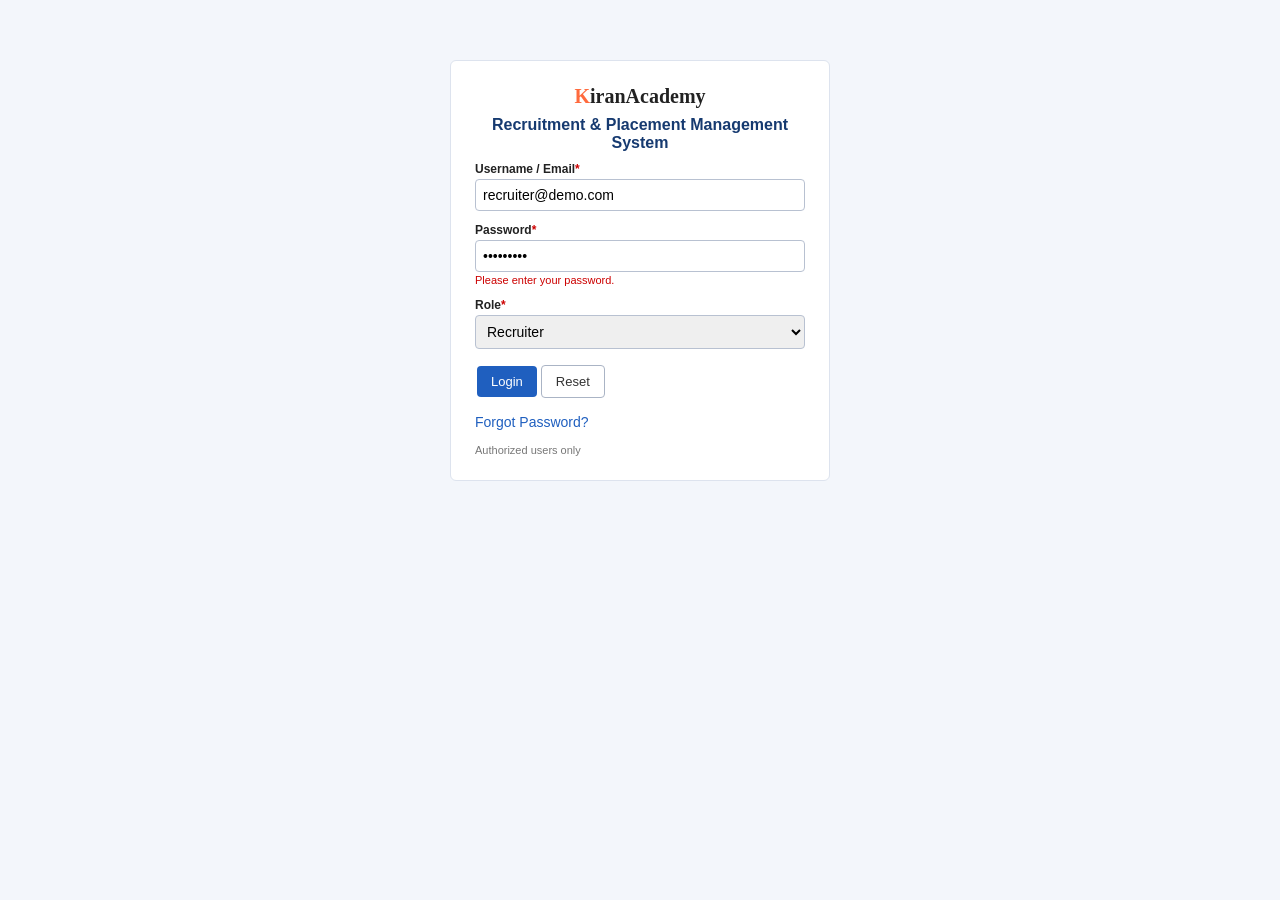
<file: Tasks/HTMLtaskTKA/recruitment-placement-ui/login.html>
<!DOCTYPE html><html lang="en"><head><meta charset="utf-8"><meta name="viewport" content="width=device-width,initial-scale=1"><title>Login</title><link rel="stylesheet" href="css/style.css"></head><body><div class="lg"><div class="box"><div style="text-align:center"><span class="logo"><b>K</b>iranAcademy</span><h2 style="margin-top:8px">Recruitment &amp; Placement Management System</h2></div><div class="fg"><div><label>Username / Email<span class="rq">*</span></label><input type="email" value="recruiter@demo.com"></div><div><label>Password<span class="rq">*</span></label><input type="password" value="secret123"><div class="er">Please enter your password.</div></div><div><label>Role<span class="rq">*</span></label><select><option>Admin</option><option selected>Recruiter</option><option>Placement Officer</option></select></div></div><p><a class="bt" href="dashboard.html">Login</a><button class="bt s" type="button">Reset</button></p><p><a href="#">Forgot Password?</a></p><div class="ht">Authorized users only</div></div></div></body></html>
</file>
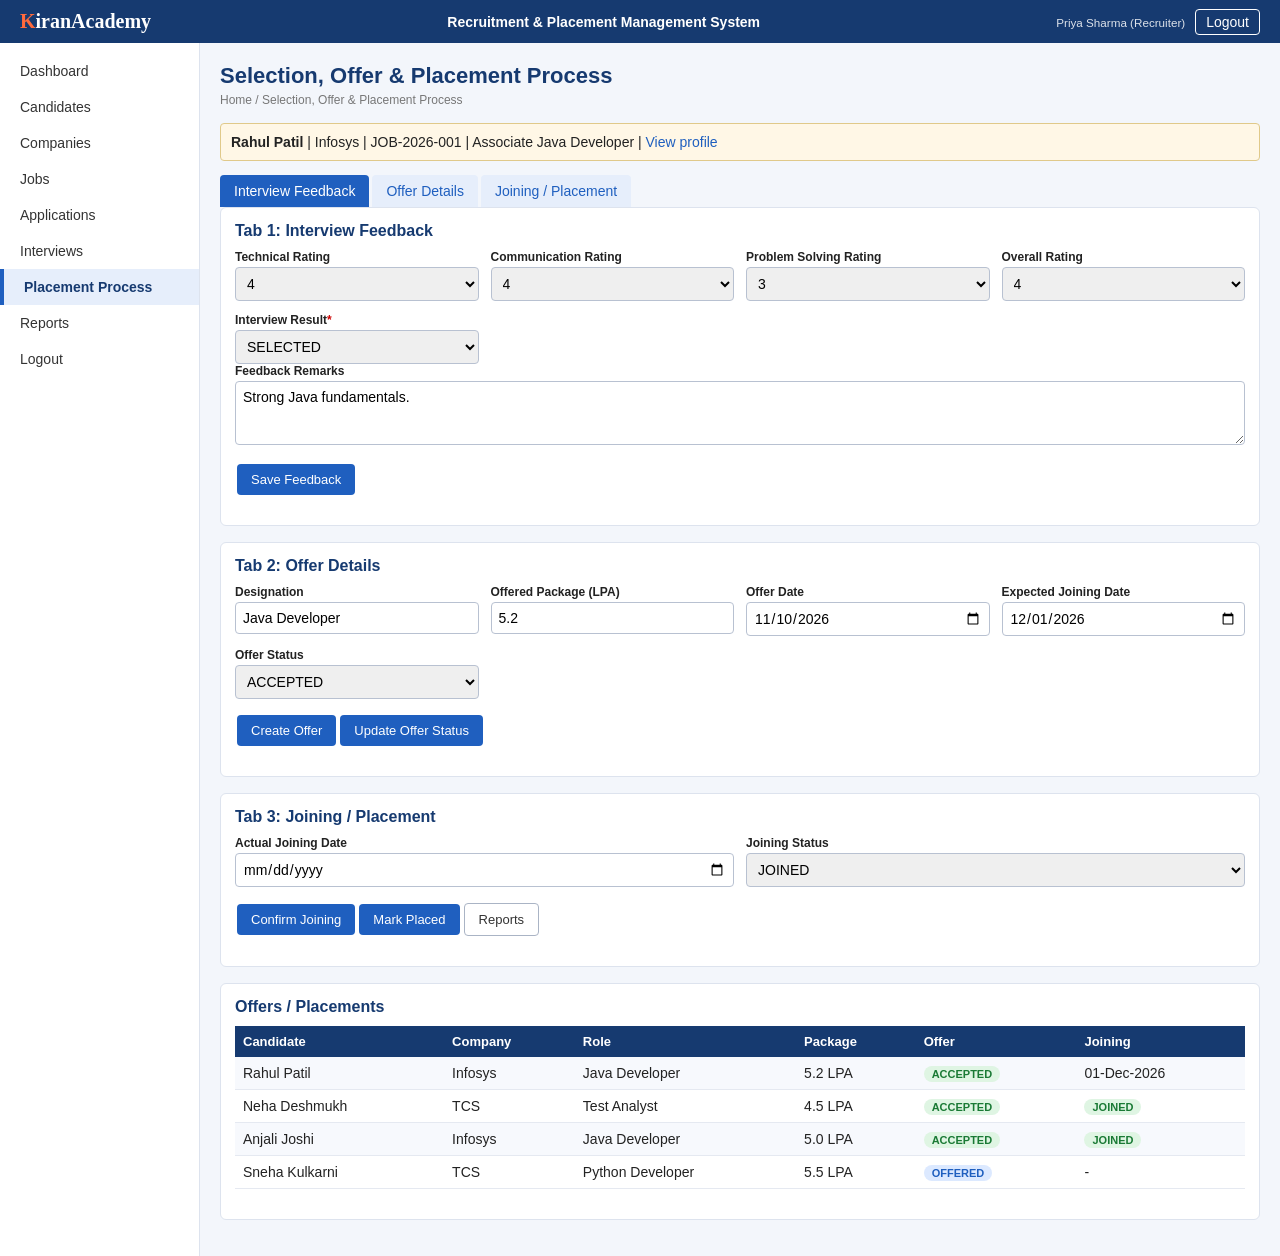
<file: Tasks/HTMLtaskTKA/recruitment-placement-ui/placement-process.html>
<!DOCTYPE html><html lang="en"><head><meta charset="utf-8"><meta name="viewport" content="width=device-width,initial-scale=1"><title>Selection, Offer &amp; Placement Process - Recruitment &amp; Placement</title><link rel="stylesheet" href="css/style.css"></head><body><div class="hd"><span class="logo"><b>K</b>iranAcademy</span><b>Recruitment &amp; Placement Management System</b><span><small>Priya Sharma (Recruiter)</small><a href="login.html">Logout</a></span></div><div class="wrap"><div class="sb"><a href="dashboard.html">Dashboard</a><a href="candidates.html">Candidates</a><a href="companies.html">Companies</a><a href="jobs.html">Jobs</a><a href="applications.html">Applications</a><a href="interviews.html">Interviews</a><a href="placement-process.html" class=on>Placement Process</a><a href="reports.html">Reports</a><a href="login.html">Logout</a></div><div class="ct"><h1>Selection, Offer &amp; Placement Process</h1><div class="bc">Home / Selection, Offer &amp; Placement Process</div><div class="ban"><b>Rahul Patil</b> | Infosys | JOB-2026-001 | Associate Java Developer | <a href="candidate-details.html">View profile</a></div><div class="tabs"><a class="on" href="#">Interview Feedback</a><a href="#">Offer Details</a><a href="#">Joining / Placement</a></div><div class="box"><h2>Tab 1: Interview Feedback</h2><div class="fg"><div><label>Technical Rating</label><select><option>1</option><option>2</option><option>3</option><option selected>4</option><option>5</option></select></div><div><label>Communication Rating</label><select><option>1</option><option>2</option><option>3</option><option selected>4</option><option>5</option></select></div><div><label>Problem Solving Rating</label><select><option>1</option><option>2</option><option selected>3</option><option>4</option><option>5</option></select></div><div><label>Overall Rating</label><select><option>1</option><option>2</option><option>3</option><option selected>4</option><option>5</option></select></div><div><label>Interview Result<span class="rq">*</span></label><select><option>NEXT_ROUND</option><option selected>SELECTED</option><option>REJECTED</option><option>ON_HOLD</option></select></div></div><div><label>Feedback Remarks</label><textarea rows=3>Strong Java fundamentals.</textarea></div><p><button class="bt" type="button">Save Feedback</button></p></div><div class="box"><h2>Tab 2: Offer Details</h2><div class="fg"><div><label>Designation</label><input type="text" value="Java Developer"></div><div><label>Offered Package (LPA)</label><input type="number" value="5.2"></div><div><label>Offer Date</label><input type="date" value="2026-11-10"></div><div><label>Expected Joining Date</label><input type="date" value="2026-12-01"></div><div><label>Offer Status</label><select><option>OFFERED</option><option selected>ACCEPTED</option><option>REJECTED</option><option>EXPIRED</option><option>WITHDRAWN</option></select></div></div><p><button class="bt" type="button">Create Offer</button><button class="bt" type="button">Update Offer Status</button></p></div><div class="box"><h2>Tab 3: Joining / Placement</h2><div class="fg"><div><label>Actual Joining Date</label><input type="date" value=""></div><div><label>Joining Status</label><select><option>JOINED</option><option>NOT_JOINED</option><option>DEFERRED</option><option>NO_SHOW</option></select></div></div><p><button class="bt" type="button">Confirm Joining</button><button class="bt" type="button">Mark Placed</button><a class="bt s" href="reports.html">Reports</a></p></div><div class="box"><h2>Offers / Placements</h2><div class="tw"><table><tr><th>Candidate</th><th>Company</th><th>Role</th><th>Package</th><th>Offer</th><th>Joining</th></tr><tr><td>Rahul Patil</td><td>Infosys</td><td>Java Developer</td><td>5.2 LPA</td><td><span class="bg g">ACCEPTED</span></td><td>01-Dec-2026</td></tr><tr><td>Neha Deshmukh</td><td>TCS</td><td>Test Analyst</td><td>4.5 LPA</td><td><span class="bg g">ACCEPTED</span></td><td><span class="bg g">JOINED</span></td></tr><tr><td>Anjali Joshi</td><td>Infosys</td><td>Java Developer</td><td>5.0 LPA</td><td><span class="bg g">ACCEPTED</span></td><td><span class="bg g">JOINED</span></td></tr><tr><td>Sneha Kulkarni</td><td>TCS</td><td>Python Developer</td><td>5.5 LPA</td><td><span class="bg b">OFFERED</span></td><td>-</td></tr></table></div></div></div></div></body></html>
</file>
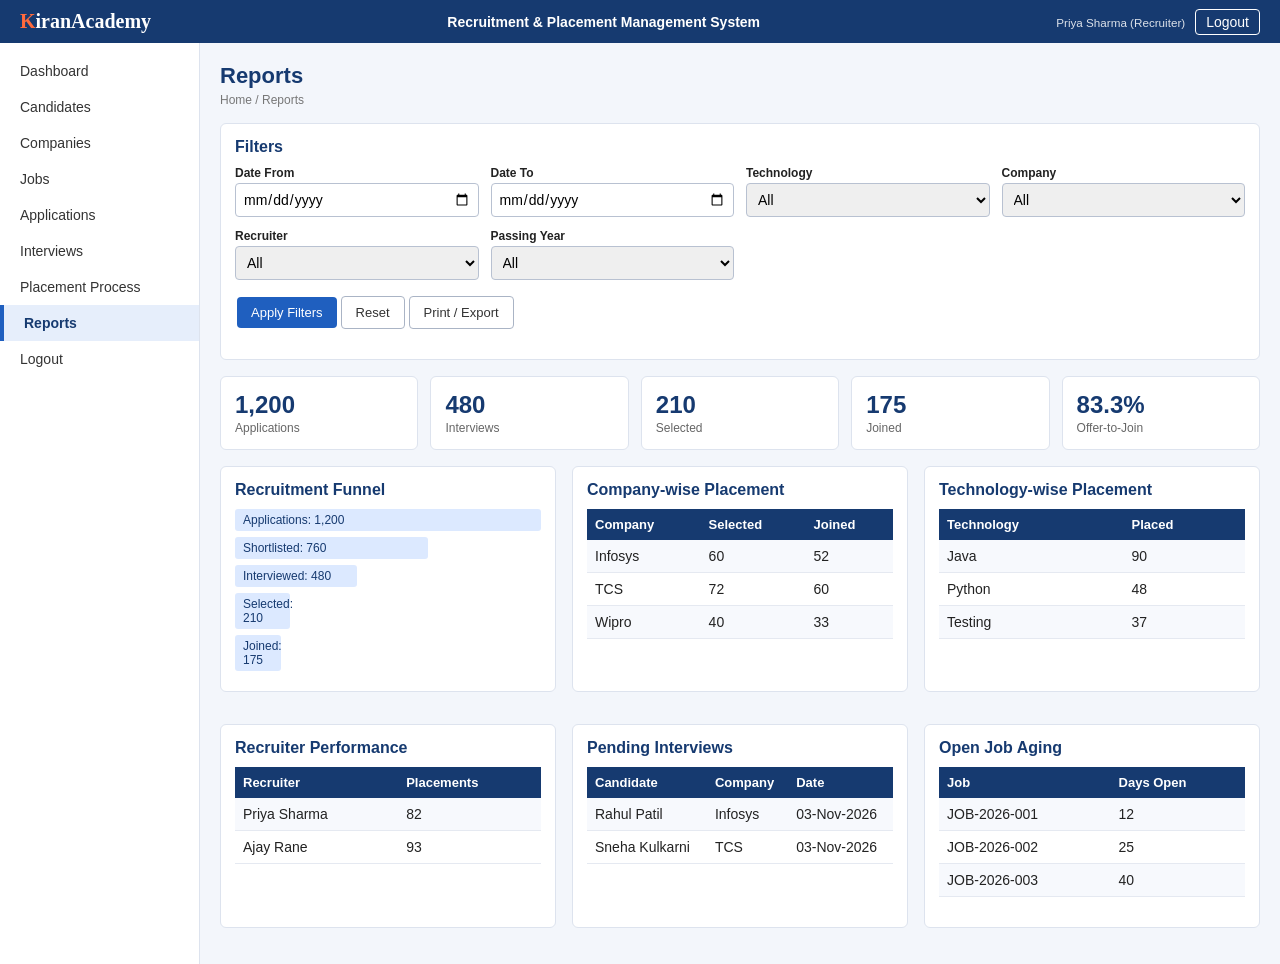
<file: Tasks/HTMLtaskTKA/recruitment-placement-ui/reports.html>
<!DOCTYPE html><html lang="en"><head><meta charset="utf-8"><meta name="viewport" content="width=device-width,initial-scale=1"><title>Reports - Recruitment &amp; Placement</title><link rel="stylesheet" href="css/style.css"></head><body><div class="hd"><span class="logo"><b>K</b>iranAcademy</span><b>Recruitment &amp; Placement Management System</b><span><small>Priya Sharma (Recruiter)</small><a href="login.html">Logout</a></span></div><div class="wrap"><div class="sb"><a href="dashboard.html">Dashboard</a><a href="candidates.html">Candidates</a><a href="companies.html">Companies</a><a href="jobs.html">Jobs</a><a href="applications.html">Applications</a><a href="interviews.html">Interviews</a><a href="placement-process.html">Placement Process</a><a href="reports.html" class=on>Reports</a><a href="login.html">Logout</a></div><div class="ct"><h1>Reports</h1><div class="bc">Home / Reports</div><div class="box"><h2>Filters</h2><div class="fg"><div><label>Date From</label><input type="date" value=""></div><div><label>Date To</label><input type="date" value=""></div><div><label>Technology</label><select><option>All</option><option>Java</option><option>Python</option></select></div><div><label>Company</label><select><option>All</option><option>Infosys</option><option>TCS</option></select></div><div><label>Recruiter</label><select><option>All</option><option>Priya Sharma</option><option>Ajay Rane</option></select></div><div><label>Passing Year</label><select><option>All</option><option>2024</option><option>2025</option><option>2026</option></select></div></div><p><button class="bt" type="button">Apply Filters</button><button class="bt s" type="button">Reset</button><button class="bt s" type="button">Print / Export</button></p></div><div class="cards"><div class="card"><b>1,200</b><span>Applications</span></div><div class="card"><b>480</b><span>Interviews</span></div><div class="card"><b>210</b><span>Selected</span></div><div class="card"><b>175</b><span>Joined</span></div><div class="card"><b>83.3%</b><span>Offer-to-Join</span></div></div><div class="two"><div class="box"><h2>Recruitment Funnel</h2><div class="bar" style="width:100%">Applications: 1,200</div><div class="bar" style="width:63%">Shortlisted: 760</div><div class="bar" style="width:40%">Interviewed: 480</div><div class="bar" style="width:18%">Selected: 210</div><div class="bar" style="width:15%">Joined: 175</div></div><div class="box"><h2>Company-wise Placement</h2><div class="tw"><table><tr><th>Company</th><th>Selected</th><th>Joined</th></tr><tr><td>Infosys</td><td>60</td><td>52</td></tr><tr><td>TCS</td><td>72</td><td>60</td></tr><tr><td>Wipro</td><td>40</td><td>33</td></tr></table></div></div><div class="box"><h2>Technology-wise Placement</h2><div class="tw"><table><tr><th>Technology</th><th>Placed</th></tr><tr><td>Java</td><td>90</td></tr><tr><td>Python</td><td>48</td></tr><tr><td>Testing</td><td>37</td></tr></table></div></div><div class="box"><h2>Recruiter Performance</h2><div class="tw"><table><tr><th>Recruiter</th><th>Placements</th></tr><tr><td>Priya Sharma</td><td>82</td></tr><tr><td>Ajay Rane</td><td>93</td></tr></table></div></div><div class="box"><h2>Pending Interviews</h2><div class="tw"><table><tr><th>Candidate</th><th>Company</th><th>Date</th></tr><tr><td>Rahul Patil</td><td>Infosys</td><td>03-Nov-2026</td></tr><tr><td>Sneha Kulkarni</td><td>TCS</td><td>03-Nov-2026</td></tr></table></div></div><div class="box"><h2>Open Job Aging</h2><div class="tw"><table><tr><th>Job</th><th>Days Open</th></tr><tr><td>JOB-2026-001</td><td>12</td></tr><tr><td>JOB-2026-002</td><td>25</td></tr><tr><td>JOB-2026-003</td><td>40</td></tr></table></div></div></div></div></div></body></html>
</file>
<file: Tasks/SQLtaskTKA/RecruitmentPlacementSystem/prototype/style.css>
* { box-sizing: border-box; }
body { margin: 0; font-family: Arial, sans-serif; background: #f3f6fb; color: #222; }
header { background: #1a3c6e; color: #fff; padding: 16px 24px; }
header h1 { margin: 0 0 8px; font-size: 22px; }
nav a { color: #ffd27a; margin-right: 16px; text-decoration: none; }
main { max-width: 900px; margin: 20px auto; padding: 0 16px; }
section { background: #fff; padding: 16px 20px; margin-bottom: 18px; border-radius: 6px; box-shadow: 0 1px 3px rgba(0,0,0,0.12); }
h2 { margin-top: 0; color: #1a3c6e; font-size: 18px; }
label { display: block; margin-bottom: 10px; font-size: 14px; }
input, select { display: block; width: 100%; max-width: 320px; padding: 7px; margin-top: 4px; border: 1px solid #aab; border-radius: 4px; }
button { background: #1a3c6e; color: #fff; border: 0; padding: 8px 16px; border-radius: 4px; cursor: pointer; margin-right: 8px; }
button:hover { background: #274f8f; }
table { width: 100%; border-collapse: collapse; font-size: 14px; }
th, td { border: 1px solid #ccd; padding: 8px; text-align: left; }
th { background: #e6edf8; }
.result { font-weight: bold; color: #1b7a3a; }
footer { text-align: center; padding: 14px; font-size: 13px; color: #666; }
</file>
<file: Tasks/HTMLtaskTKA/recruitment-placement-ui/css/style.css>
*{box-sizing:border-box}body{margin:0;font:14px Segoe UI,Arial,sans-serif;background:#f3f6fb;color:#222}
a{color:#1f5fbf;text-decoration:none}.hd{background:#163a70;color:#fff;display:flex;align-items:center;justify-content:space-between;padding:10px 20px}
.logo{font:bold 20px Georgia,serif}.logo b{color:#ff6a3d}.hd small{opacity:.85}.hd a{color:#fff;border:1px solid #fff;padding:4px 10px;border-radius:4px;margin-left:10px}
.wrap{display:flex;min-height:calc(100vh - 52px)}.sb{width:200px;background:#fff;border-right:1px solid #dde3ee;padding:10px 0}
.sb a{display:block;padding:10px 20px;color:#333}.sb a.on,.sb a:hover{background:#e6eefb;color:#163a70;font-weight:600;border-left:4px solid #1f5fbf}
.ct{flex:1;padding:20px;min-width:0}h1{margin:0;color:#163a70;font-size:22px}.bc{color:#777;margin:4px 0 16px;font-size:12px}
.cards{display:grid;grid-template-columns:repeat(auto-fit,minmax(150px,1fr));gap:12px;margin-bottom:16px}
.card,.box{background:#fff;border:1px solid #dde3ee;border-radius:6px;padding:14px;margin-bottom:16px}.cards .card{margin:0}
.card b{display:block;font-size:24px;color:#163a70}.card span{color:#666;font-size:12px}h2{font-size:16px;color:#163a70;margin:0 0 10px}
table{width:100%;border-collapse:collapse;background:#fff}th{background:#163a70;color:#fff;text-align:left;padding:8px;font-size:13px}
td{padding:8px;border-bottom:1px solid #e5e9f1}tr:nth-child(even) td{background:#f7f9fd}.tw{overflow-x:auto;margin-bottom:16px}
.bt{display:inline-block;background:#1f5fbf;color:#fff!important;border:0;padding:8px 14px;border-radius:4px;cursor:pointer;margin:2px;font-size:13px}
.bt.s{background:#fff;color:#333!important;border:1px solid #aab4c5}.bg{padding:2px 8px;border-radius:10px;font-size:11px;font-weight:700}
.g{background:#dff5e3;color:#1a7a35}.y{background:#fff1cc;color:#8a6200}.r{background:#fde0e0;color:#b32121}.b{background:#dce9ff;color:#1f5fbf}
.fg{display:grid;grid-template-columns:repeat(auto-fit,minmax(220px,1fr));gap:12px}label{display:block;font-size:12px;font-weight:600;margin-bottom:3px}
input,select,textarea{width:100%;padding:7px;border:1px solid #b8c1d1;border-radius:4px;font:inherit}.rq{color:#c00}
.er{color:#c00;font-size:11px;margin-top:2px}.ht{color:#777;font-size:11px;margin-top:2px}.fb{margin:8px 0}
.bar{background:#dce9ff;border-radius:3px;margin:6px 0;color:#163a70;padding:4px 8px;font-size:12px}.tabs a{display:inline-block;padding:8px 14px;background:#e6eefb;border-radius:4px 4px 0 0;margin-right:3px}
.tabs a.on{background:#1f5fbf;color:#fff}.ban{background:#fff7e6;border:1px solid #e0c98a;padding:10px;margin-bottom:14px;border-radius:4px}
.lg{max-width:380px;margin:60px auto}.lg .box{padding:24px}.two{display:grid;grid-template-columns:repeat(auto-fit,minmax(300px,1fr));gap:16px}
@media(max-width:720px){.wrap{flex-direction:column}.sb{width:100%;display:flex;flex-wrap:wrap;padding:0}.sb a{padding:8px 12px}}
</file>
